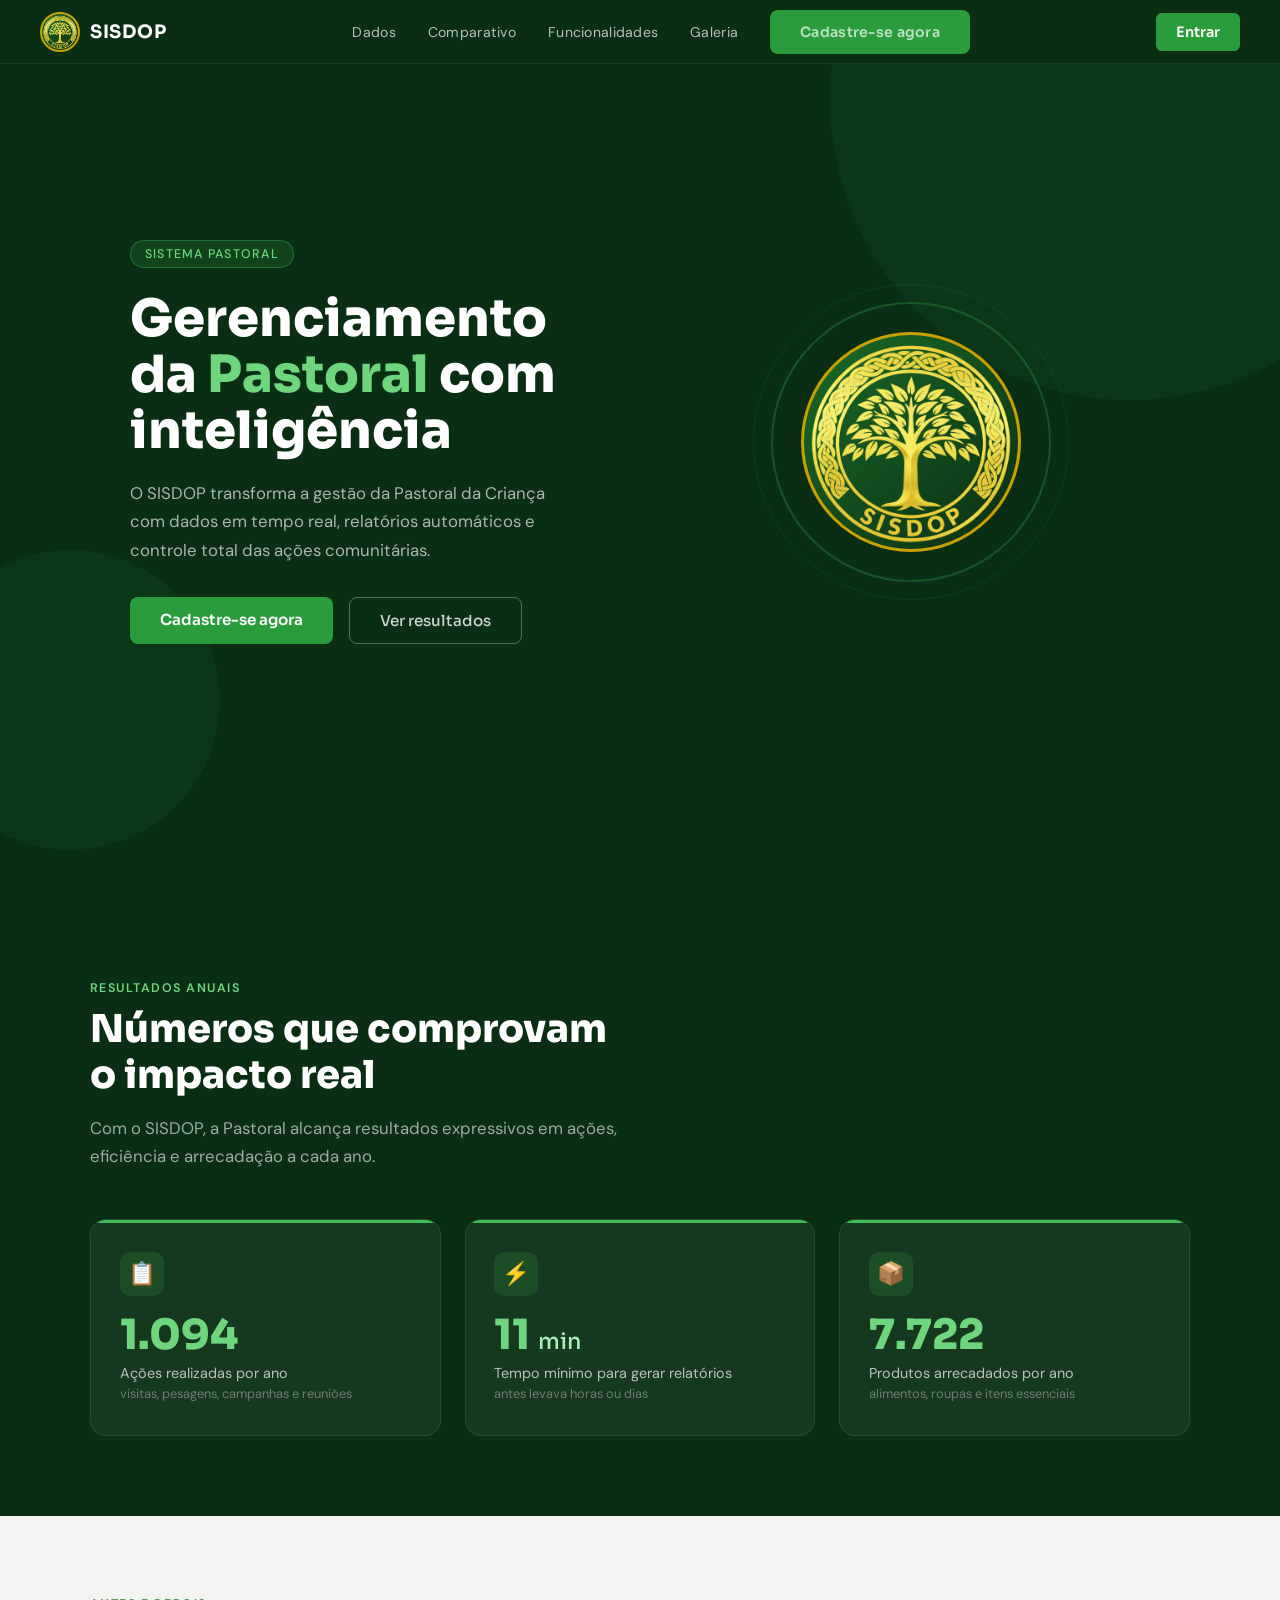
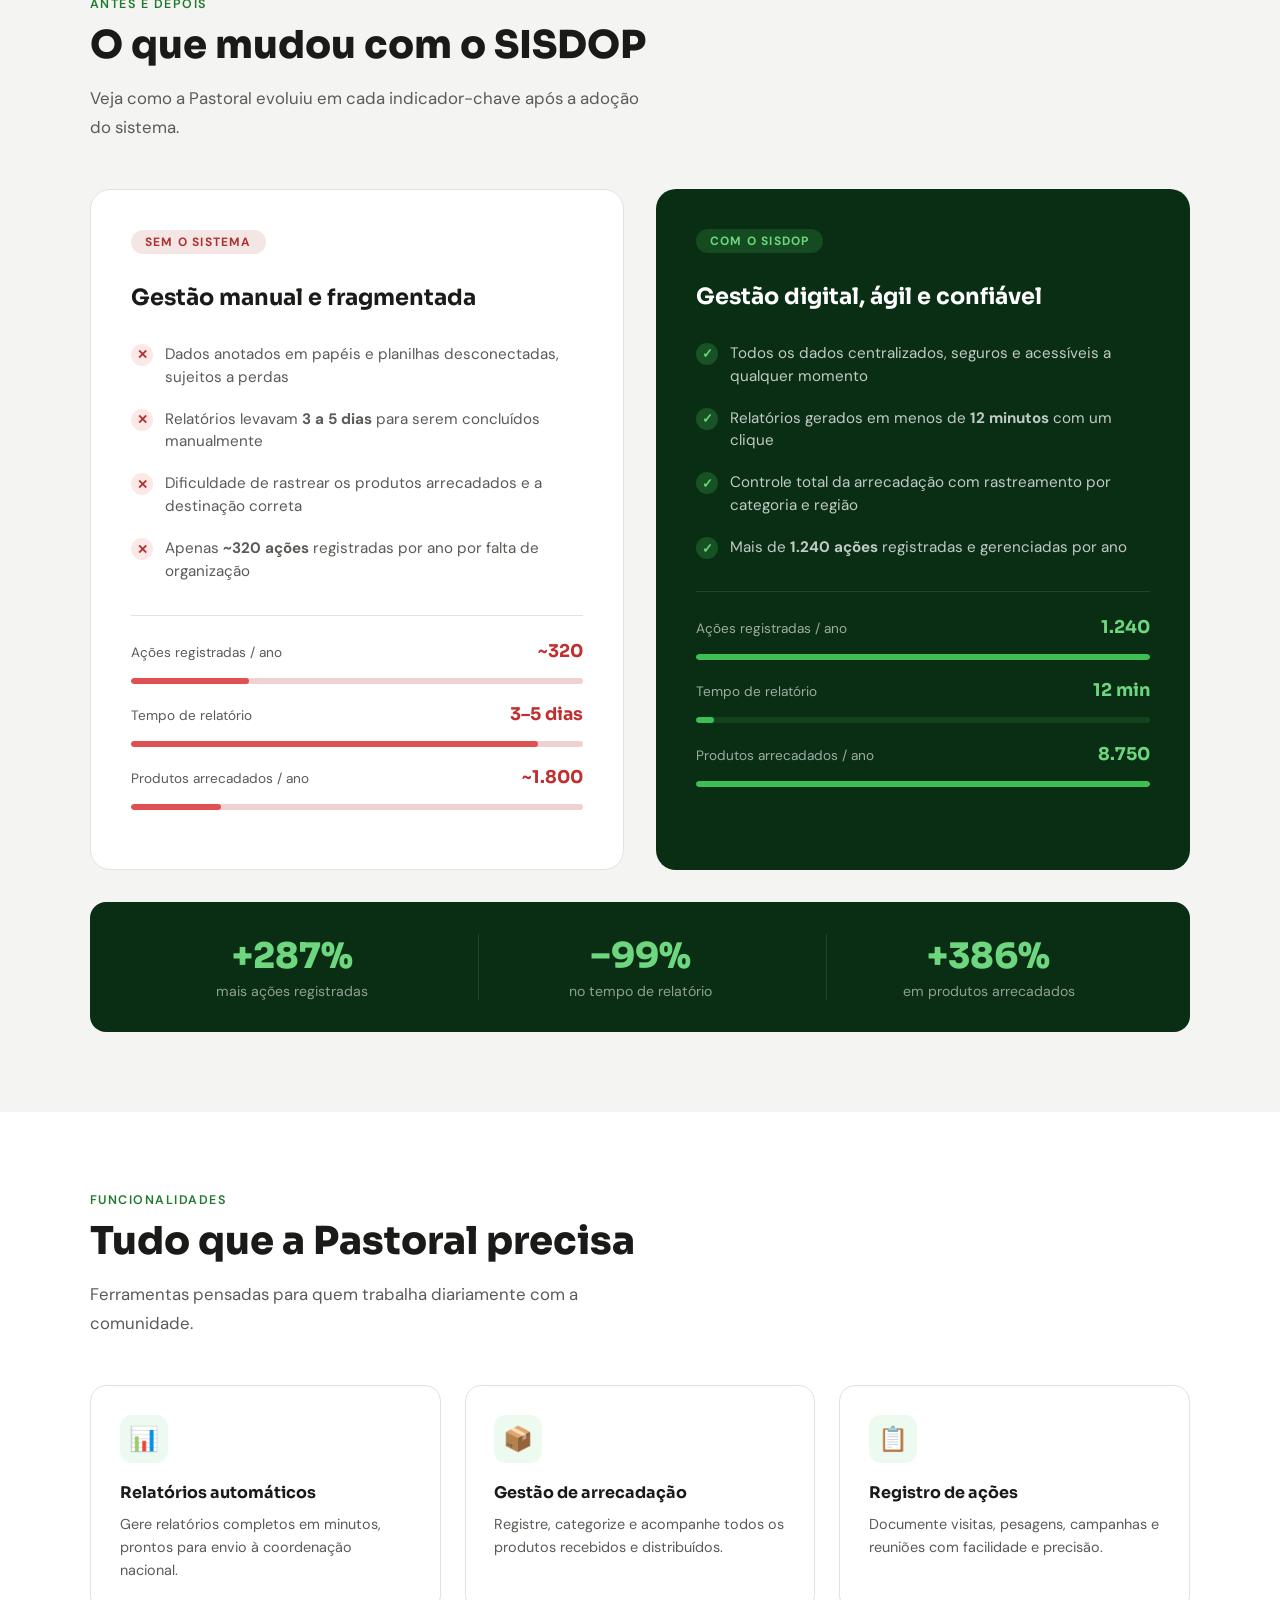
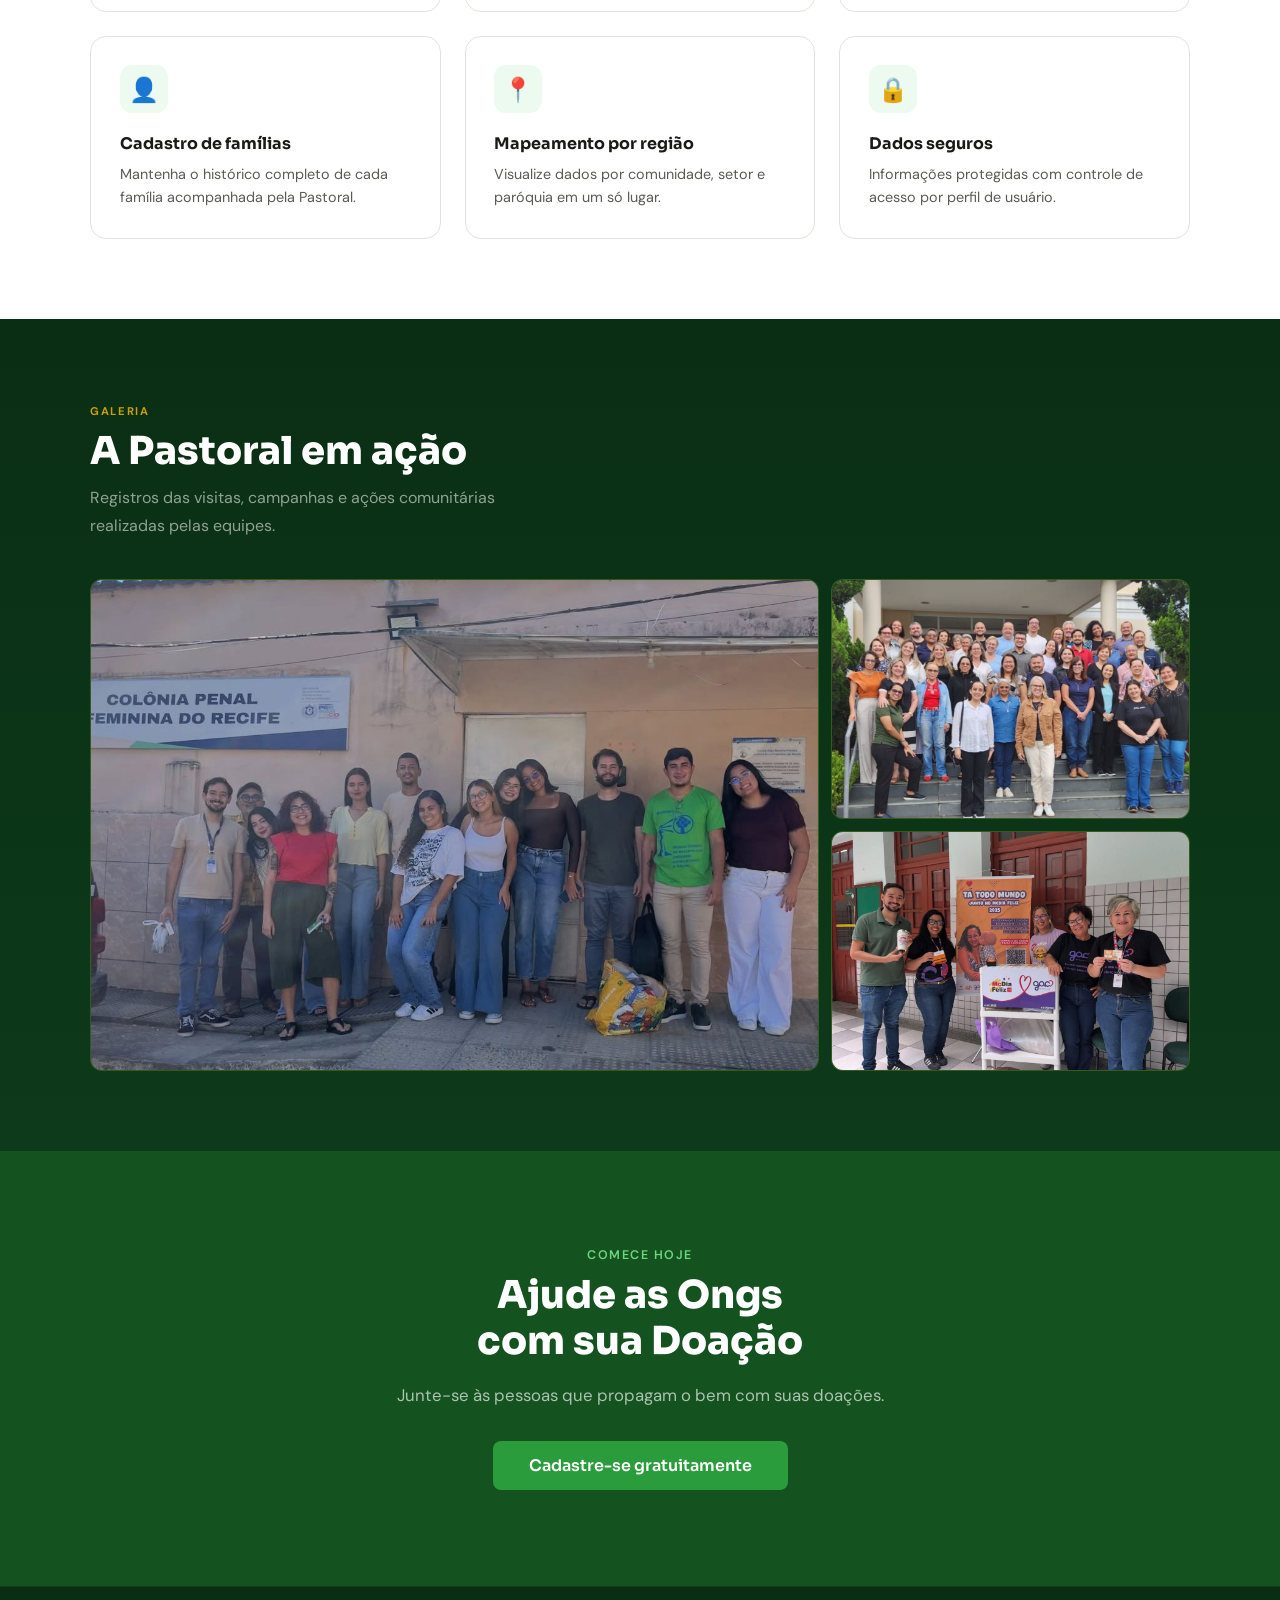
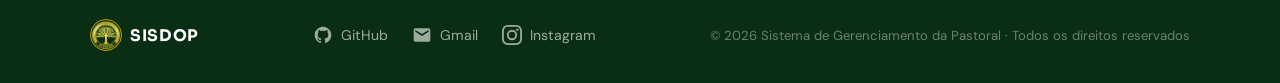
<file: index.html>
<!DOCTYPE html>
<html lang="pt-BR">
<head>
  <meta charset="UTF-8">
  <meta name="viewport" content="width=device-width, initial-scale=1.0">
  <title>SISDOP — Sistema de Gerenciamento da Pastoral</title>
  <link href="https://fonts.googleapis.com/css2?family=Sora:wght@300;400;600;700;800&family=DM+Sans:ital,wght@0,300;0,400;0,500;1,400&display=swap" rel="stylesheet">
  <link rel="icon" href="./SISDOP-COMPLETO/public/assets/Logo Dourada.png">
  <link rel="stylesheet" href="./landing-page/style.css">
</head>
<body>

  <!-- ─── NAV ─── -->
  <nav>
    <div class="nav-brand">
      <div style="
        width:40px;
        height:40px;
        border-radius:50%;
        background:linear-gradient(135deg,#1a6b28,#0a2e14);
        border:2px solid #c8a000;
        overflow:hidden;
        flex-shrink:0;
      ">
        <img
          src="./SISDOP-COMPLETO/public/assets/Logo Dourada.png"
          alt="Logo SISDOP"
          style="width:100%;height:100%;object-fit:cover;display:block;border-radius:50%;"
        >
      </div>
      <span>SISDOP</span>
    </div>
    <div class="nav-links">
      <a href="#dados">Dados</a>
      <a href="#comparativo">Comparativo</a>
      <a href="#funcionalidades">Funcionalidades</a>
      <a href="#galeria">Galeria</a>
      <a href="./SISDOP-COMPLETO/Sections/seleção.html" class="btn-primary">Cadastre-se agora</a>
    </div>
    <a href="./SISDOP-COMPLETO/index.html" id="btn-entrar">Entrar</a>
  </nav>

  <!-- ─── HERO ─── -->
  <section class="hero">
    <div class="hero-bg-circle c1"></div>
    <div class="hero-bg-circle c2"></div>
    <div class="hero-inner">
      <div>
        <div class="hero-tag">Sistema Pastoral</div>
        <h1>Gerenciamento da <em>Pastoral</em> com inteligência</h1>
        <p>O SISDOP transforma a gestão da Pastoral da Criança com dados em tempo real, relatórios automáticos e controle total das ações comunitárias.</p>
        <div class="hero-cta">
          <a href="./SISDOP-COMPLETO/Sections/seleção.html" class="btn-primary">Cadastre-se agora</a>
          <a href="#dados" class="btn-outline">Ver resultados</a>
        </div>
      </div>

      <div class="hero-logo-wrap">
        <div class="hero-logo-ring">
          <div class="hero-logo-placeholder">
            <img src="./SISDOP-COMPLETO/public/assets/Logo Dourada.png" alt="Logo SISDOP">
          </div>
        </div>
      </div>
    </div>
  </section>

  <!-- ─── STATS ─── -->
  <section class="stats-section" id="dados">
    <div class="section-inner">
      <div class="section-label">Resultados anuais</div>
      <h2 class="section-title">Números que comprovam <br>o impacto real</h2>
      <p class="section-sub">Com o SISDOP, a Pastoral alcança resultados expressivos em ações, eficiência e arrecadação a cada ano.</p>
      <div class="stats-grid">

        <div class="stat-card fade-in">
          <div class="stat-icon">📋</div>
          <div class="stat-value">
            <span class="count-up" data-target="1240">0</span>
          </div>
          <div class="stat-label">
            Ações realizadas por ano<br>
            <span class="stat-sub">visitas, pesagens, campanhas e reuniões</span>
          </div>
        </div>

        <div class="stat-card fade-in">
          <div class="stat-icon">⚡</div>
          <div class="stat-value">
            <span class="count-up" data-target="12">0</span>
            <span style="font-size:1.4rem;font-weight:500;color:var(--green-200);">min</span>
          </div>
          <div class="stat-label">
            Tempo mínimo para gerar relatórios<br>
            <span class="stat-sub">antes levava horas ou dias</span>
          </div>
        </div>

        <div class="stat-card fade-in">
          <div class="stat-icon">📦</div>
          <div class="stat-value">
            <span class="count-up" data-target="8750">0</span>
          </div>
          <div class="stat-label">
            Produtos arrecadados por ano<br>
            <span class="stat-sub">alimentos, roupas e itens essenciais</span>
          </div>
        </div>

      </div>
    </div>
  </section>

  <!-- ─── BEFORE / AFTER ─── -->
  <section class="comparison-section" id="comparativo">
    <div class="section-inner">
      <div class="section-label">Antes e depois</div>
      <h2 class="section-title">O que mudou com o SISDOP</h2>
      <p class="section-sub">Veja como a Pastoral evoluiu em cada indicador-chave após a adoção do sistema.</p>

      <div class="comparison-grid">

        <div class="comparison-card before fade-in">
          <div class="comp-badge">Sem o sistema</div>
          <div class="comp-title">Gestão manual e fragmentada</div>

          <div class="comp-item">
            <div class="comp-dot">✕</div>
            <div class="comp-text">Dados anotados em papéis e planilhas desconectadas, sujeitos a perdas</div>
          </div>
          <div class="comp-item">
            <div class="comp-dot">✕</div>
            <div class="comp-text">Relatórios levavam <strong>3 a 5 dias</strong> para serem concluídos manualmente</div>
          </div>
          <div class="comp-item">
            <div class="comp-dot">✕</div>
            <div class="comp-text">Dificuldade de rastrear os produtos arrecadados e a destinação correta</div>
          </div>
          <div class="comp-item">
            <div class="comp-dot">✕</div>
            <div class="comp-text">Apenas <strong>~320 ações</strong> registradas por ano por falta de organização</div>
          </div>

          <div class="comp-metric">
            <div class="metric-row">
              <span class="metric-name">Ações registradas / ano</span>
              <span class="metric-val">~320</span>
            </div>
            <div class="metric-bar-wrap"><div class="metric-bar" style="width:26%"></div></div>

            <div class="metric-row">
              <span class="metric-name">Tempo de relatório</span>
              <span class="metric-val">3–5 dias</span>
            </div>
            <div class="metric-bar-wrap"><div class="metric-bar" style="width:90%"></div></div>

            <div class="metric-row">
              <span class="metric-name">Produtos arrecadados / ano</span>
              <span class="metric-val">~1.800</span>
            </div>
            <div class="metric-bar-wrap"><div class="metric-bar" style="width:20%"></div></div>
          </div>
        </div>

        <div class="comparison-card after fade-in">
          <div class="comp-badge">Com o SISDOP</div>
          <div class="comp-title">Gestão digital, ágil e confiável</div>

          <div class="comp-item">
            <div class="comp-dot">✓</div>
            <div class="comp-text">Todos os dados centralizados, seguros e acessíveis a qualquer momento</div>
          </div>
          <div class="comp-item">
            <div class="comp-dot">✓</div>
            <div class="comp-text">Relatórios gerados em menos de <strong>12 minutos</strong> com um clique</div>
          </div>
          <div class="comp-item">
            <div class="comp-dot">✓</div>
            <div class="comp-text">Controle total da arrecadação com rastreamento por categoria e região</div>
          </div>
          <div class="comp-item">
            <div class="comp-dot">✓</div>
            <div class="comp-text">Mais de <strong>1.240 ações</strong> registradas e gerenciadas por ano</div>
          </div>

          <div class="comp-metric">
            <div class="metric-row">
              <span class="metric-name">Ações registradas / ano</span>
              <span class="metric-val">1.240</span>
            </div>
            <div class="metric-bar-wrap"><div class="metric-bar" style="width:100%"></div></div>

            <div class="metric-row">
              <span class="metric-name">Tempo de relatório</span>
              <span class="metric-val">12 min</span>
            </div>
            <div class="metric-bar-wrap"><div class="metric-bar" style="width:4%"></div></div>

            <div class="metric-row">
              <span class="metric-name">Produtos arrecadados / ano</span>
              <span class="metric-val">8.750</span>
            </div>
            <div class="metric-bar-wrap"><div class="metric-bar" style="width:100%"></div></div>
          </div>
        </div>

      </div>

      <div class="summary-banner">
        <div class="summary-item">
          <div class="summary-pct">+287%</div>
          <div class="summary-desc">mais ações registradas</div>
        </div>
        <div class="summary-item">
          <div class="summary-pct">−99%</div>
          <div class="summary-desc">no tempo de relatório</div>
        </div>
        <div class="summary-item">
          <div class="summary-pct">+386%</div>
          <div class="summary-desc">em produtos arrecadados</div>
        </div>
      </div>

    </div>
  </section>

  <!-- ─── FUNCIONALIDADES ─── -->
  <section id="funcionalidades">
    <div class="section-inner">
      <div class="section-label">Funcionalidades</div>
      <h2 class="section-title">Tudo que a Pastoral precisa</h2>
      <p class="section-sub">Ferramentas pensadas para quem trabalha diariamente com a comunidade.</p>
      <div class="features-grid">

        <div class="feature-card fade-in">
          <div class="feature-icon">📊</div>
          <div class="feature-title">Relatórios automáticos</div>
          <div class="feature-desc">Gere relatórios completos em minutos, prontos para envio à coordenação nacional.</div>
        </div>

        <div class="feature-card fade-in">
          <div class="feature-icon">📦</div>
          <div class="feature-title">Gestão de arrecadação</div>
          <div class="feature-desc">Registre, categorize e acompanhe todos os produtos recebidos e distribuídos.</div>
        </div>

        <div class="feature-card fade-in">
          <div class="feature-icon">📋</div>
          <div class="feature-title">Registro de ações</div>
          <div class="feature-desc">Documente visitas, pesagens, campanhas e reuniões com facilidade e precisão.</div>
        </div>

        <div class="feature-card fade-in">
          <div class="feature-icon">👤</div>
          <div class="feature-title">Cadastro de famílias</div>
          <div class="feature-desc">Mantenha o histórico completo de cada família acompanhada pela Pastoral.</div>
        </div>

        <div class="feature-card fade-in">
          <div class="feature-icon">📍</div>
          <div class="feature-title">Mapeamento por região</div>
          <div class="feature-desc">Visualize dados por comunidade, setor e paróquia em um só lugar.</div>
        </div>

        <div class="feature-card fade-in">
          <div class="feature-icon">🔒</div>
          <div class="feature-title">Dados seguros</div>
          <div class="feature-desc">Informações protegidas com controle de acesso por perfil de usuário.</div>
        </div>

      </div>
    </div>
  </section>

  <!-- ─── GALERIA ─── -->
  <section id="galeria">
    <div class="section-inner">
      <div class="section-label">Galeria</div>
      <h2 class="section-title">A Pastoral em ação</h2>
      <p class="section-sub">Registros das visitas, campanhas e ações comunitárias realizadas pelas equipes.</p>

      <div class="gallery-grid">

        <div class="gallery-item featured">
          <img src="./SISDOP-COMPLETO/public/assets/WhatsApp Image 2026-05-26 at 16.03.43.jpeg" alt="Campanha de pesagem" loading="lazy">
          <div class="gallery-zoom">⤢</div>
          <div class="gallery-caption">Arte no Presídio — comunidade Unifafire, 2026</div>
        </div>

        <div class="gallery-item">
          <img src="./SISDOP-COMPLETO/public/assets/image.png" alt="Reunião de líderes" loading="lazy">
          <div class="gallery-zoom">⤢</div>
          <div class="gallery-caption">Encontro de Formadores da Província</div>
        </div>

        <div class="gallery-item">
          <img src="./SISDOP-COMPLETO/public/assets/WhatsApp Image 2026-05-27 at 13.59.26.jpeg" alt="Distribuição de alimentos" loading="lazy">
          <div class="gallery-zoom">⤢</div>
          <div class="gallery-caption">Ação GAC-PE</div>
        </div>

      </div>
    </div>
  </section>

  <!-- ─── CTA ─── -->
  <section class="cta-section" id="cadastro">
    <div class="section-inner">
      <span class="section-label">Comece hoje</span>
      <h2 class="section-title">Ajude as Ongs<br>com sua Doação</h2>
      <p>Junte-se às pessoas que propagam o bem com suas doações.</p>
      <a href="./SISDOP-COMPLETO/Sections/seleção.html" class="btn-primary btn-cta">Cadastre-se gratuitamente</a>
    </div>
  </section>

  <!-- ─── FOOTER ─── -->
  <footer>
    <div class="footer-inner">
      <div class="footer-brand">
        <img src="./SISDOP-COMPLETO/public/assets/Logo Dourada.png" alt="Logo SISDOP">
        SISDOP
      </div>

      <div class="footer-contact">
        <a href="" target="_blank" class="footer-link" aria-label="GitHub">
          <span class="footer-icon">
            <svg xmlns="http://www.w3.org/2000/svg" width="20" height="20" viewBox="0 0 24 24" fill="currentColor">
              <path d="M12 2C6.477 2 2 6.477 2 12c0 4.418 2.865 8.166 6.839 9.489.5.092.682-.217.682-.482 0-.237-.009-.868-.013-1.703-2.782.604-3.369-1.34-3.369-1.34-.454-1.156-1.11-1.463-1.11-1.463-.908-.62.069-.608.069-.608 1.003.07 1.531 1.03 1.531 1.03.892 1.529 2.341 1.087 2.91.832.092-.647.35-1.088.636-1.338-2.22-.253-4.555-1.11-4.555-4.943 0-1.091.39-1.984 1.029-2.683-.103-.253-.446-1.27.098-2.647 0 0 .84-.269 2.75 1.025A9.578 9.578 0 0 1 12 6.836a9.59 9.59 0 0 1 2.504.337c1.909-1.294 2.747-1.025 2.747-1.025.546 1.377.203 2.394.1 2.647.64.699 1.028 1.592 1.028 2.683 0 3.842-2.339 4.687-4.566 4.935.359.309.678.919.678 1.852 0 1.336-.012 2.415-.012 2.741 0 .267.18.579.688.481C19.138 20.163 22 16.418 22 12c0-5.523-4.477-10-10-10z"/>
            </svg>
          </span>
          GitHub
        </a>

        <a href="" class="footer-link" aria-label="Gmail">
          <span class="footer-icon">
            <svg xmlns="http://www.w3.org/2000/svg" width="20" height="20" viewBox="0 0 24 24" fill="currentColor">
              <path d="M20 4H4a2 2 0 0 0-2 2v12a2 2 0 0 0 2 2h16a2 2 0 0 0 2-2V6a2 2 0 0 0-2-2zm0 4.236-8 4.882-8-4.882V6l8 4.882L20 6v2.236z"/>
            </svg>
          </span>
          Gmail
        </a>

        <a href="https://www.instagram.com/pastoralunifafire?igsh=MXdwbXlwcW8yaGRn" target="_blank" class="footer-link" aria-label="Instagram">
          <span class="footer-icon">
            <svg xmlns="http://www.w3.org/2000/svg" width="20" height="20" viewBox="0 0 24 24" fill="currentColor">
              <path d="M12 2.163c3.204 0 3.584.012 4.85.07 1.366.062 2.633.336 3.608 1.311.975.975 1.249 2.242 1.311 3.608.058 1.266.07 1.646.07 4.85s-.012 3.584-.07 4.85c-.062 1.366-.336 2.633-1.311 3.608-.975.975-2.242 1.249-3.608 1.311-1.266.058-1.646.07-4.85.07s-3.584-.012-4.85-.07c-1.366-.062-2.633-.336-3.608-1.311-.975-.975-1.249-2.242-1.311-3.608C2.175 15.584 2.163 15.204 2.163 12s.012-3.584.07-4.85c.062-1.366.336-2.633 1.311-3.608.975-.975 2.242-1.249 3.608-1.311C8.416 2.175 8.796 2.163 12 2.163zm0-2.163C8.741 0 8.332.014 7.052.072 5.197.157 3.355.673 2.014 2.014.673 3.355.157 5.197.072 7.052.014 8.332 0 8.741 0 12c0 3.259.014 3.668.072 4.948.085 1.855.601 3.697 1.942 5.038 1.341 1.341 3.183 1.857 5.038 1.942C8.332 23.986 8.741 24 12 24c3.259 0 3.668-.014 4.948-.072 1.855-.085 3.697-.601 5.038-1.942 1.341-1.341 1.857-3.183 1.942-5.038.058-1.28.072-1.689.072-4.948 0-3.259-.014-3.668-.072-4.948-.085-1.855-.601-3.697-1.942-5.038C20.645.673 18.803.157 16.948.072 15.668.014 15.259 0 12 0zm0 5.838a6.162 6.162 0 1 0 0 12.324 6.162 6.162 0 0 0 0-12.324zm0 10.162a4 4 0 1 1 0-8 4 4 0 0 1 0 8zm6.406-11.845a1.44 1.44 0 1 0 0 2.881 1.44 1.44 0 0 0 0-2.881z"/>
            </svg>
          </span>
          Instagram
        </a>
      </div>

      <div class="footer-copy">© 2026 Sistema de Gerenciamento da Pastoral · Todos os direitos reservados</div>
    </div>
  </footer>

  <script src="./landing-page/main.js"></script>
</body>
</html>
</file>
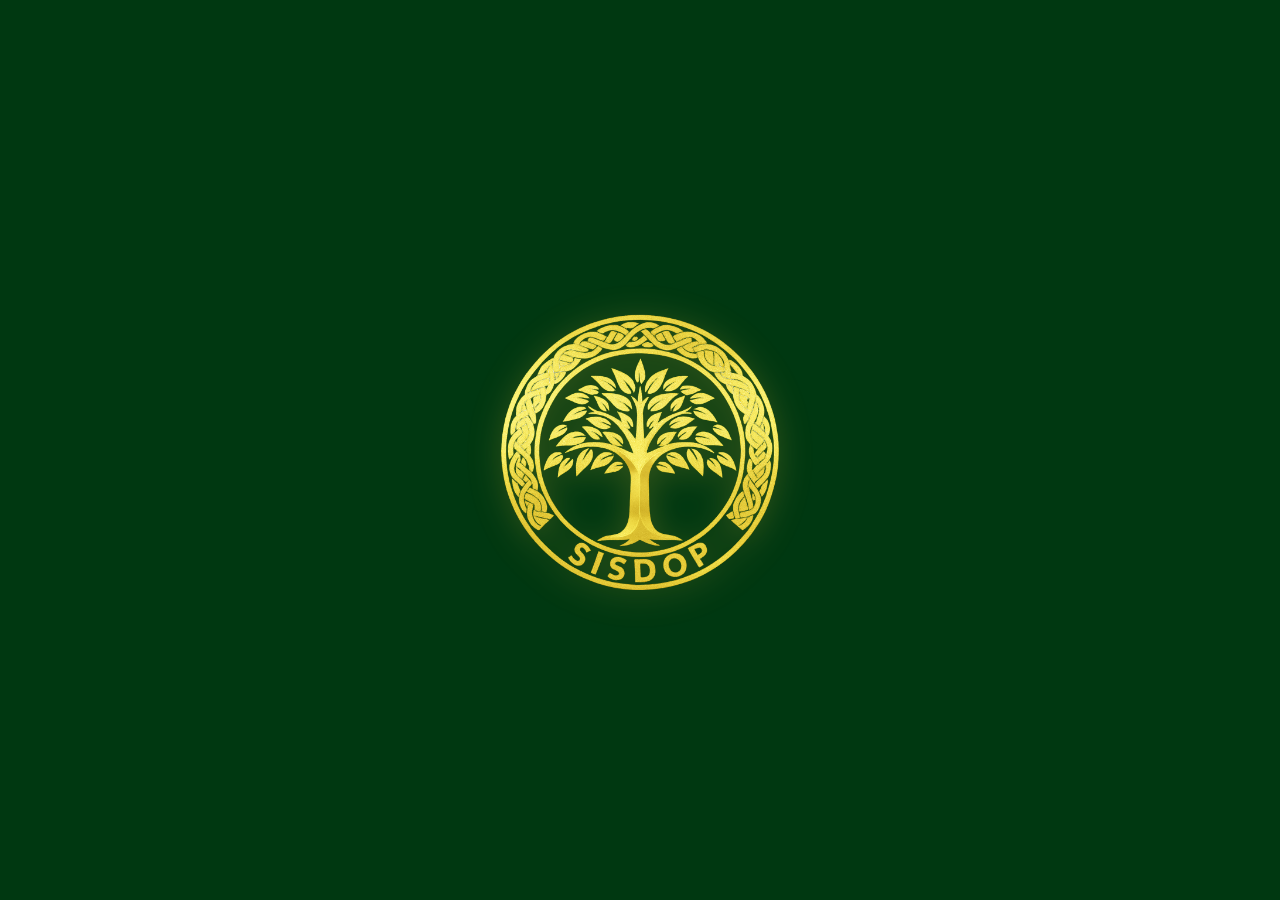
<file: SISDOP-COMPLETO/index.html>
<!DOCTYPE html>
<html lang="pt-BR">
<head>
  <meta charset="UTF-8">
  <meta name="viewport" content="width=device-width, initial-scale=1.0">
  <title>Sisdop</title>
  <link rel="icon" href="./public/assets/Logo Dourada.png">
  <link rel="stylesheet" href="./StyleSheets/main.css">
  <script src="https://accounts.google.com/gsi/client" async defer></script>
</head>

<body>

  <div class="splash" id="splash">
    <div class="circle"></div>
    <img src="./public/assets/Logo Dourada.png" alt="Logo SISDOP" class="logo">
  </div>

  <section id="login" class="active">
    <div class="logo-container">
      <img src="./public/assets/Logo Dourada.png" alt="Logo SISDOP">
    </div>

    <form class="login-container" id="loginBox">
      <div>
        <h1>Seja bem-vindo</h1>
        <p class="subtitle">Efetue seu login</p>
      </div>
      <img src="./public/assets/Logo Dourada.png" alt="Logo SISDOP" id="logoTitulo">

      <div class="input-field">
        <label for="usuario">Usuário:</label>
        <input type="text" id="usuario" name="usuario" placeholder="Digite seu usuário">
      </div>

      <div class="input-field">
        <label for="senha">Senha:</label>
        <input type="password" id="senha" name="senha" placeholder="Digite sua senha">
      </div>

      <!-- type="submit" para disparar o handleLogin corretamente -->
      <button type="submit" class="btn-login btn-primary">Entrar</button>

      <div class="divider">Ou</div>

      <div id="g_id_onload"
        data-client_id="419883131167-ffkeqm4hbc5a7rlhjb5e4afsqu1ekcdg.apps.googleusercontent.com"
        data-callback="handleCredentialResponse">
      </div>

      <div class="g_id_signin"
        data-type="standard"
        data-size="large"
        data-theme="outline"
        data-text="continue_with"
        data-shape="pill"
        data-logo_alignment="left">
      </div>

      <p class="register-link">Ainda não se cadastrou?
        <a href="Sections/seleção.html">Cadastre-se agora</a>
      </p>
    </form>
  </section>

  <script src="./Scripts/main.js"></script>
  <script defer type="module" src="./Scripts/supabase.js"></script>
</body>
</html>
</file>
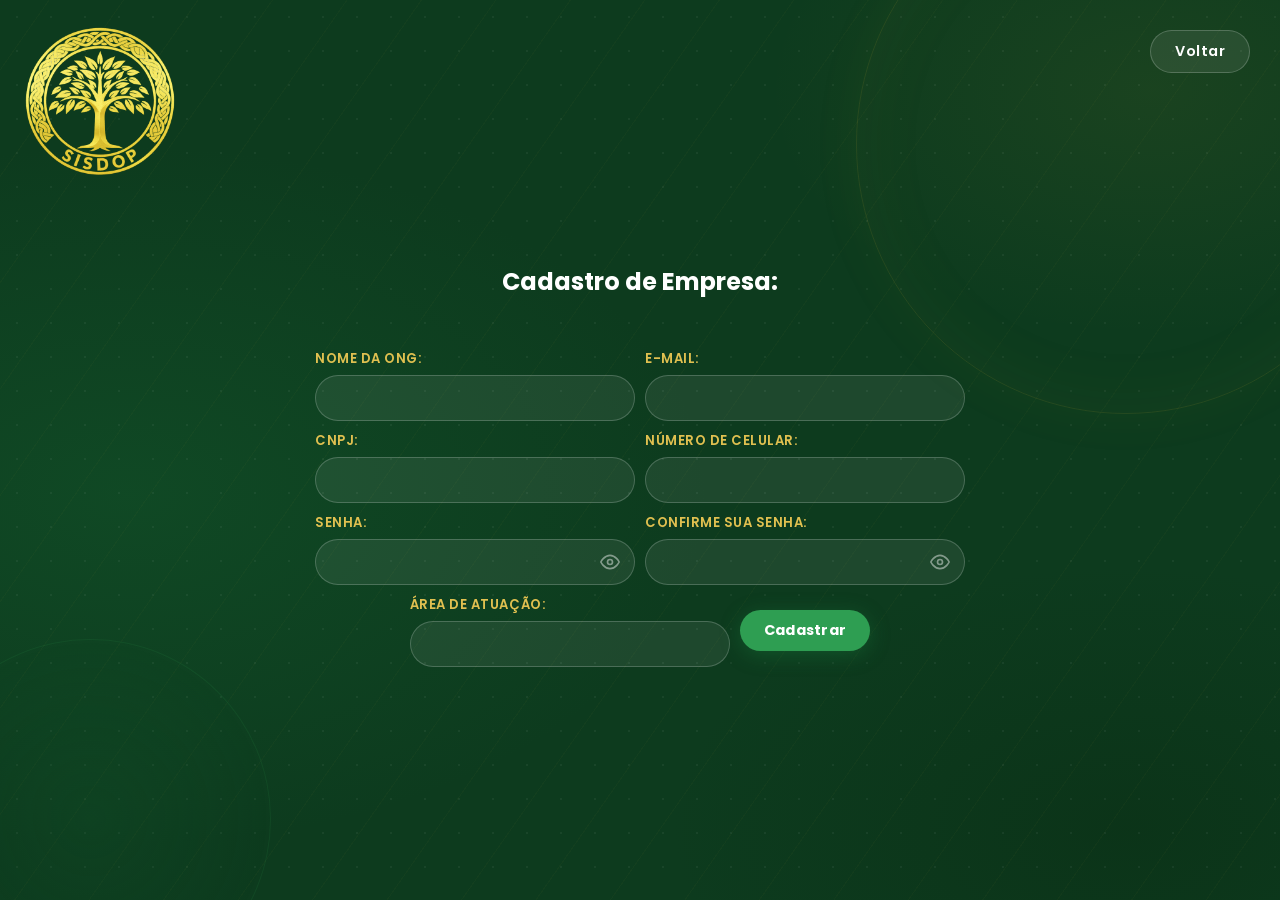
<file: SISDOP-COMPLETO/Sections/cadastro_empresas.html>
<!DOCTYPE html>
<html lang="en">
<head>
  <meta charset="UTF-8">
  <meta name="viewport" content="width=device-width, initial-scale=1.0">
  <title>SISDOP</title>
  <link rel="stylesheet" href="../StyleSheets/main.css">
  <script src="../Scripts/main.js" defer></script>
  <script src="../Scripts/supabase.js" type="module" defer></script>
</head>
<body>
  <!-- CADASTRO EMPRESA -->
  <section id="company">
    <img src="../public/assets/Logo Dourada.png" class="logo-main">
    <a href="seleção.html"><button class="btn-voltar btn-secondary">Voltar</button></a>

    <div class="cadastro-container">
      <div class="cadastro-imagem" style="background-image: url('https://via.placeholder.com/600x800/000000/FFFFFF?text=ONG');"></div>
      <div class="cadastro-form">
        <h2 class="titulo-cadastro">Cadastro de Empresa:</h2>
        <!-- onsubmit removido daqui — o listener é registrado via setEventListeners() no supabase.js -->
        <form id="formCadastroEmpresas">
          <div>
            <label for="company-nome">Nome da ONG:</label>
            <input type="text" id="company-nome" name="nome" required>
          </div>
          <div>
            <label for="company-email">E-mail:</label>
            <input type="email" id="company-email" name="email" required>
          </div>
          <div>
            <label for="company-cnpj">CNPJ:</label>
            <input type="text" id="company-cnpj" name="cnpj" required>
          </div>
          <div>
            <label for="company-celular">Número de celular:</label>
            <input type="tel" id="company-celular" name="tel" required>
          </div>
          <div class="password-field-group">
            <label>Senha:</label>
            <div class="password-wrapper">
              <input type="password" id="company-senha" name="senha" required>
              <span class="toggle-password" onclick="togglePasswordVisibility(this)">
                <svg class="eye-open" xmlns="http://www.w3.org/2000/svg" width="20" height="20" viewBox="0 0 24 24" fill="none" stroke="currentColor" stroke-width="2" stroke-linecap="round" stroke-linejoin="round"><path d="M1 12s4-8 11-8 11 8 11 8-4 8-11 8-11-8-11-8z"></path><circle cx="12" cy="12" r="3"></circle></svg>
                <svg class="eye-closed" xmlns="http://www.w3.org/2000/svg" width="20" height="20" viewBox="0 0 24 24" fill="none" stroke="currentColor" stroke-width="2" stroke-linecap="round" stroke-linejoin="round" style="display: none;"><path d="M17.94 17.94A10.07 10.07 0 0 1 12 20c-7 0-11-8-11-8a18.45 18.45 0 0 1 5.06-5.94M9.9 4.24A9.12 9.12 0 0 1 12 4c7 0 11 8 11 8a18.5 18.5 0 0 1-2.16 3.19m-6.72-1.07a3 3 0 1 1-4.24-4.24"></path><line x1="1" y1="1" x2="23" y2="23"></line></svg>
              </span>
            </div>
          </div>
          <div class="password-field-group">
            <label>Confirme sua senha:</label>
            <div class="password-wrapper">
              <input type="password" id="company-confirma-senha" required>
              <span class="toggle-password" onclick="togglePasswordVisibility(this)">
                <svg class="eye-open" xmlns="http://www.w3.org/2000/svg" width="20" height="20" viewBox="0 0 24 24" fill="none" stroke="currentColor" stroke-width="2" stroke-linecap="round" stroke-linejoin="round"><path d="M1 12s4-8 11-8 11 8 11 8-4 8-11 8-11-8-11-8z"></path><circle cx="12" cy="12" r="3"></circle></svg>
                <svg class="eye-closed" xmlns="http://www.w3.org/2000/svg" width="20" height="20" viewBox="0 0 24 24" fill="none" stroke="currentColor" stroke-width="2" stroke-linecap="round" stroke-linejoin="round" style="display: none;"><path d="M17.94 17.94A10.07 10.07 0 0 1 12 20c-7 0-11-8-11-8a18.45 18.45 0 0 1 5.06-5.94M9.9 4.24A9.12 9.12 0 0 1 12 4c7 0 11 8 11 8a18.5 18.5 0 0 1-2.16 3.19m-6.72-1.07a3 3 0 1 1-4.24-4.24"></path><line x1="1" y1="1" x2="23" y2="23"></line></svg>
              </span>
            </div>
          </div>
          <div>
            <label for="area">Área de atuação:</label>
            <input type="text" id="area" name="area" required>
          </div>
          <button class="btn-primary" type="submit">Cadastrar</button>
        </form>
      </div>
    </div>
  </section>
</body>
</html>
</file>
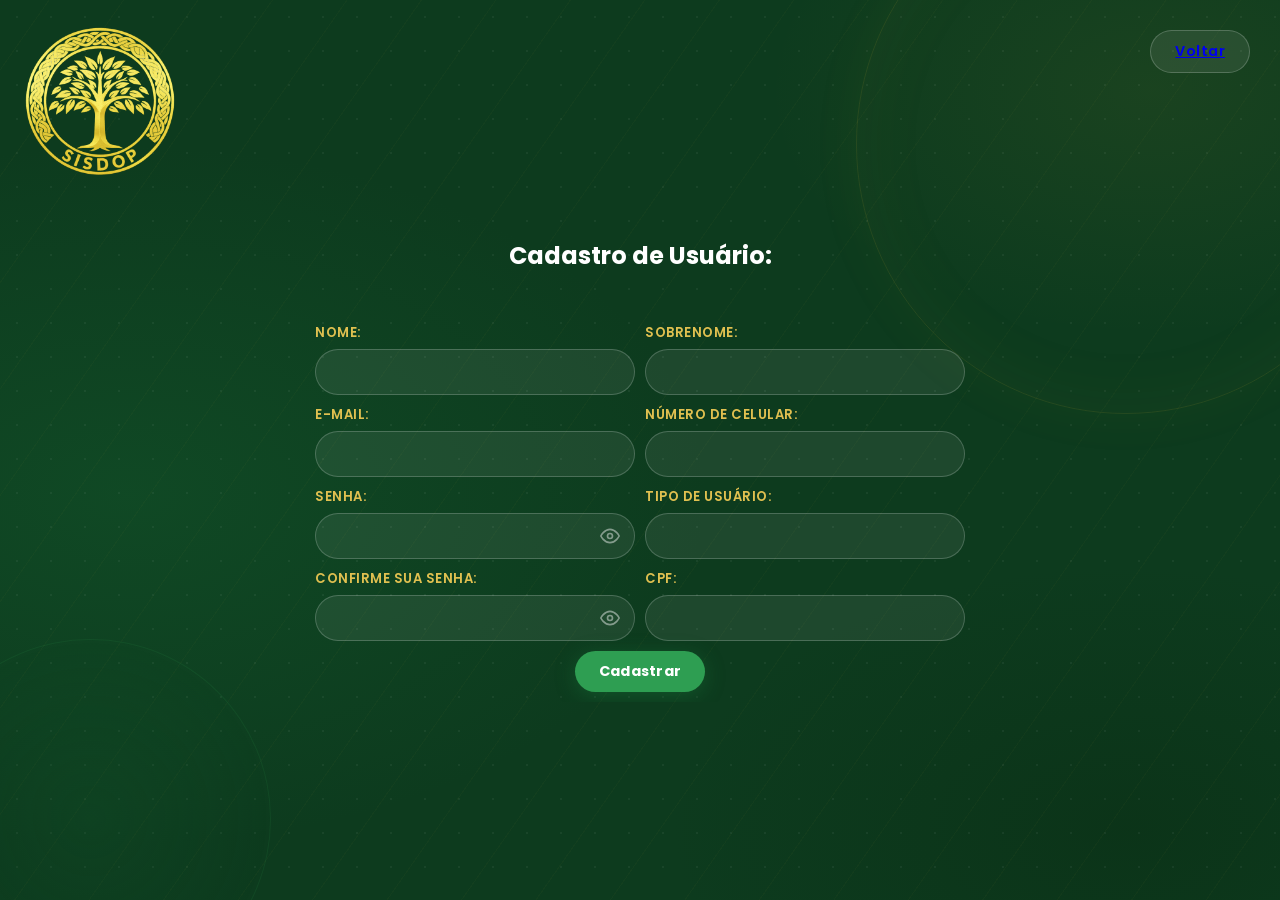
<file: SISDOP-COMPLETO/Sections/cadastro_usuario.html>
<!DOCTYPE html>
<html lang="en">
<head>
  <meta charset="UTF-8">
  <meta name="viewport" content="width=device-width, initial-scale=1.0">
  <title>SISDOP</title>
  <link rel="stylesheet" href="../StyleSheets/main.css">
  <script src="../Scripts/main.js" defer></script>
  <script src="../Scripts/supabase.js" type="module" defer></script>
</head>
<body>
  <!-- CADASTRO USUÁRIO -->
  <section id="user">
    <img src="../public/assets/Logo Dourada.png" class="logo-main">
    <button class="btn-voltar btn-secondary"><a href="seleção.html">Voltar</a></button>
    <div class="cadastro-container">
      <div class="cadastro-imagem" style="background-image: url('https://via.placeholder.com/600x800/000000/FFFFFF?text=Voluntariado');"></div>
      <div class="cadastro-form">
        <h2 class="titulo-cadastro">Cadastro de Usuário:</h2>
        <!-- onsubmit removido daqui — o listener é registrado via setEventListeners() no supabase.js -->
        <form id="formCadastroUsuarios">
          <div>
            <label for="user-nome">Nome:</label>
            <input type="text" id="user-nome" name="nome" required>
          </div>
          <div>
            <label for="user-sobrenome">Sobrenome:</label>
            <input type="text" id="user-sobrenome" name="sobrenome" required>
          </div>
          <div>
            <label for="user-email">E-mail:</label>
            <input type="email" id="user-email" name="email" required>
          </div>
          <div>
            <label for="user-celular">Número de celular:</label>
            <input type="tel" id="user-celular" name="celular" required>
          </div>
          <div class="password-field-group">
            <label>Senha:</label>
            <div class="password-wrapper">
              <input type="password" id="user-senha" name="senha" required>
              <span class="toggle-password" onclick="togglePasswordVisibility(this)">
                <svg class="eye-open" xmlns="http://www.w3.org/2000/svg" width="20" height="20" viewBox="0 0 24 24" fill="none" stroke="currentColor" stroke-width="2" stroke-linecap="round" stroke-linejoin="round"><path d="M1 12s4-8 11-8 11 8 11 8-4 8-11 8-11-8-11-8z"></path><circle cx="12" cy="12" r="3"></circle></svg>
                <svg class="eye-closed" xmlns="http://www.w3.org/2000/svg" width="20" height="20" viewBox="0 0 24 24" fill="none" stroke="currentColor" stroke-width="2" stroke-linecap="round" stroke-linejoin="round" style="display: none;"><path d="M17.94 17.94A10.07 10.07 0 0 1 12 20c-7 0-11-8-11-8a18.45 18.45 0 0 1 5.06-5.94M9.9 4.24A9.12 9.12 0 0 1 12 4c7 0 11 8 11 8a18.5 18.5 0 0 1-2.16 3.19m-6.72-1.07a3 3 0 1 1-4.24-4.24"></path><line x1="1" y1="1" x2="23" y2="23"></line></svg>
              </span>
            </div>
          </div>
          <div>
            <label for="user-tipo">Tipo de Usuário:</label>
            <input type="text" id="user-tipo" name="tipo" required>
          </div>
          <div class="password-field-group">
            <label>Confirme sua senha:</label>
            <div class="password-wrapper">
              <input type="password" id="user-confirma-senha" name="confirmar_senha" required>
              <span class="toggle-password" onclick="togglePasswordVisibility(this)">
                <svg class="eye-open" xmlns="http://www.w3.org/2000/svg" width="20" height="20" viewBox="0 0 24 24" fill="none" stroke="currentColor" stroke-width="2" stroke-linecap="round" stroke-linejoin="round"><path d="M1 12s4-8 11-8 11 8 11 8-4 8-11 8-11-8-11-8z"></path><circle cx="12" cy="12" r="3"></circle></svg>
                <svg class="eye-closed" xmlns="http://www.w3.org/2000/svg" width="20" height="20" viewBox="0 0 24 24" fill="none" stroke="currentColor" stroke-width="2" stroke-linecap="round" stroke-linejoin="round" style="display: none;"><path d="M17.94 17.94A10.07 10.07 0 0 1 12 20c-7 0-11-8-11-8a18.45 18.45 0 0 1 5.06-5.94M9.9 4.24A9.12 9.12 0 0 1 12 4c7 0 11 8 11 8a18.5 18.5 0 0 1-2.16 3.19m-6.72-1.07a3 3 0 1 1-4.24-4.24"></path><line x1="1" y1="1" x2="23" y2="23"></line></svg>
              </span>
            </div>
          </div>
          <div>
            <label for="user-cpf">CPF:</label>
            <input type="text" id="user-cpf" name="cpf" required>
          </div>
          <button type="submit" class="btn-primary">Cadastrar</button>
        </form>
      </div>
    </div>
  </section>
</body>
</html>
</file>
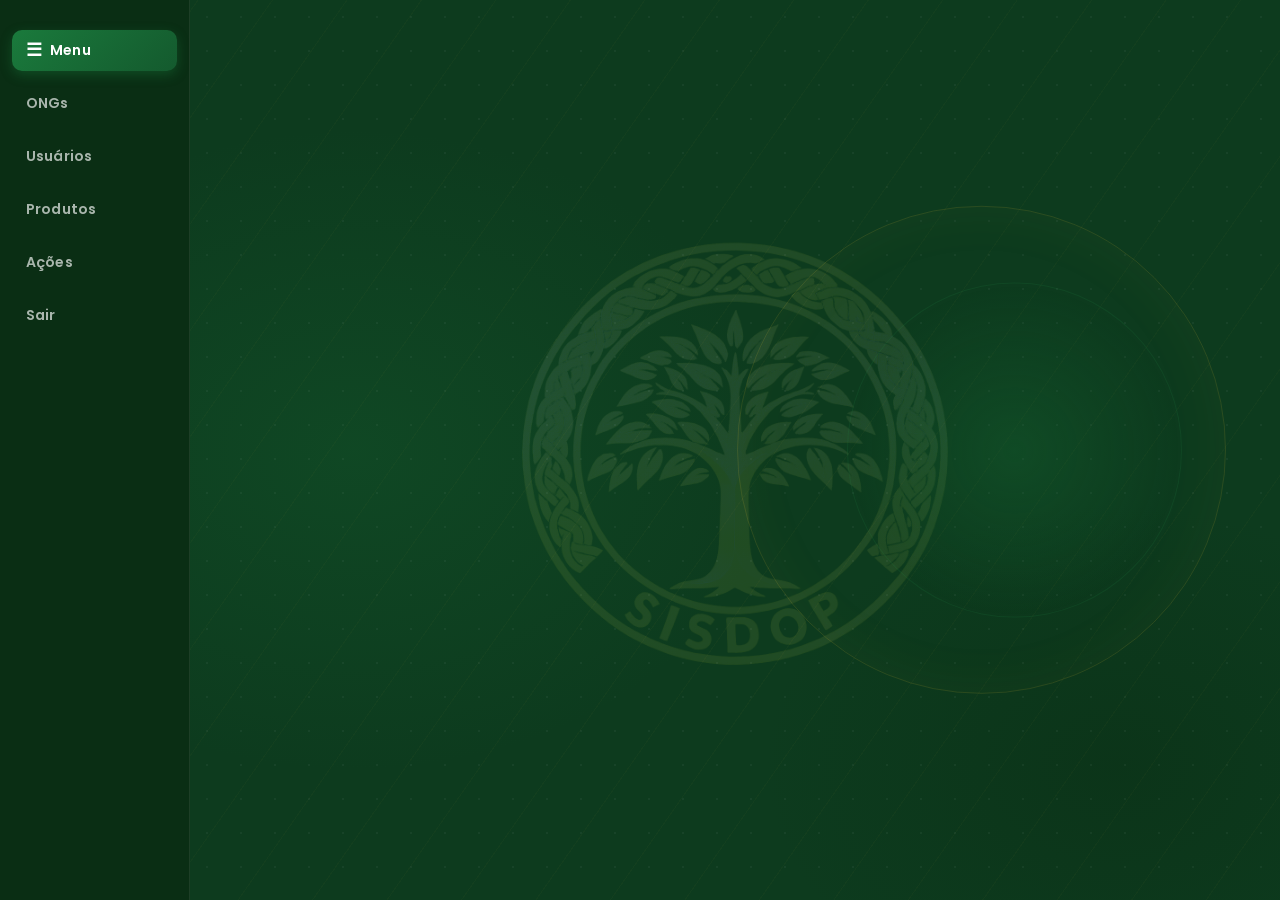
<file: SISDOP-COMPLETO/Sections/menu.html>
<!DOCTYPE html>
<html lang="en">
<head>
  <meta charset="UTF-8">
  <meta name="viewport" content="width=device-width, initial-scale=1.0">
  <title>Document</title>
  <link rel="stylesheet" href="../StyleSheets/main.css">
  <script src="../Scripts/main.js" defer></script>
  <script type="module" src="../Scripts/supabase.js" defer></script>
</head>
<body>
  <section class="active" id="menu">
    <div class="menu-container">
      <nav class="sidebar" id="sidebar">
        <a onclick="toggleSidebar()" class="active" id="btn-menu" title="Menu">
          <span class="hamburger">&#9776;</span><span class="sidebar-label"> Menu</span>
        </a>
        <a onclick="showMenuContent('ongs')" title="ONGs">
          <span class="sidebar-icon">🤝</span><span class="sidebar-label">ONGs</span>
        </a>
        <a onclick="showMenuContent('usuarios')" title="Usuários">
          <span class="sidebar-icon">👤</span><span class="sidebar-label">Usuários</span>
        </a>
        <a onclick="showMenuContent('produtos')" title="Produtos">
          <span class="sidebar-icon">📦</span><span class="sidebar-label">Produtos</span>
        </a>
        <a onclick="showMenuContent('acoes')" title="Ações">
          <span class="sidebar-icon">⚡</span><span class="sidebar-label">Ações</span>
        </a>
        <a href="../index.html" title="Sair">
          <span class="sidebar-icon">🚪</span><span class="sidebar-label">Sair</span>
        </a>
      </nav>

      <main class="main">
        <img src="../public/assets/Logo Dourada.png" class="main-bg-logo">

        <!-- Home -->
        <div id="menu-home" class="menu-content active"></div>

        <!-- ONGs -->
        <div id="ongs" class="menu-content">
          <h2>Gerenciar ONGs</h2>
          <div class="ongs-controls">
            <button class="btn-primary" onclick="showAddOngForm()">Adicionar Nova ONG</button>
          </div>
          <div id="add-edit-ong-form" class="form-modal" style="display: none;">
            <h3><span id="ong-form-title">Adicionar</span> ONG</h3>
            <form onsubmit="event.preventDefault(); saveOng();">
              <div><label for="ong-nome">Nome da ONG:</label><input type="text" id="ong-nome" required></div>
              <div><label for="ong-email">E-mail:</label><input type="email" id="ong-email" required></div>
              <div><label for="ong-cnpj">CNPJ:</label><input type="text" id="ong-cnpj" required></div>
              <div><label for="ong-telefone">Telefone:</label><input type="tel" id="ong-telefone"></div>
              <div><label for="ong-area">Área de Atuação:</label><input type="text" id="ong-area"></div>
              <button type="submit" class="btn-primary">Salvar ONG</button>
              <button type="button" class="btn-secondary" onclick="hideOngForm()">Cancelar</button>
            </form>
          </div>
          <div class="dashboard" id="divCardsOngs"></div>
        </div>

        <!-- Usuários -->
        <div id="usuarios" class="menu-content">
          <h2>Gerenciar Usuários</h2>
          <div class="usuarios-controls">
            <button class="btn-primary" onclick="showAddUserForm()">Adicionar Novo Usuário</button>
          </div>
          <div id="add-edit-usuario-form" class="form-modal" style="display: none;">
            <h3><span id="user-form-title">Adicionar</span> Usuário</h3>
            <form onsubmit="event.preventDefault(); saveUser();">
              <div><label for="user-form-nome">Nome:</label><input type="text" id="user-form-nome" required></div>
              <div><label for="user-form-email">E-mail:</label><input type="email" id="user-form-email" required></div>
              <div><label for="user-form-tipo">Tipo:</label><input type="text" id="user-form-tipo" required></div>
              <div><label for="user-form-cpf">CPF:</label><input type="text" id="user-form-cpf"></div>
              <button type="submit" class="btn-primary">Salvar Usuário</button>
              <button type="button" class="btn-secondary" onclick="hideUserForm()">Cancelar</button>
            </form>
          </div>
          <div class="dashboard" id="divCardsUsers"></div>
        </div>

        <!-- Produtos -->
        <div id="produtos" class="menu-content">
          <h2>Gerenciar Produtos</h2>
          <div class="produtos-form-inline">
            <h3><span id="produto-form-title">Cadastrar</span> Produto</h3>
            <form onsubmit="event.preventDefault(); saveProduto();">
              <div>
                <label for="produto-nome">Nome do Produto:</label>
                <input type="text" id="produto-nome" placeholder="Ex: Arroz 5kg" required>
              </div>
              <div>
                <label for="produto-quantidade">Quantidade:</label>
                <input type="number" id="produto-quantidade" min="1" placeholder="Ex: 10" required>
              </div>
              <div>
                <label for="produto-validade">Data de Validade:</label>
                <input type="date" id="produto-validade" required>
              </div>
              <button type="submit" class="btn-primary">Salvar Produto</button>
              <button type="button" class="btn-secondary" onclick="limparProdutoForm()">Limpar</button>
            </form>
          </div>
          <div class="dashboard" id="divCardsProdutos"></div>
        </div>

        <!-- Ações -->
        <div id="acoes" class="menu-content">
          <h2>Gerenciar Ações</h2>

          <div class="produtos-form-inline">
            <h3><span id="acao-form-title">Cadastrar</span> Ação</h3>
            <form onsubmit="event.preventDefault(); saveAcao();">
              <div>
                <label for="acao-data">Data Realizada:</label>
                <input type="date" id="acao-data" required>
              </div>
              <div>
                <label for="acao-local">Local:</label>
                <input type="text" id="acao-local" placeholder="Ex: Rua das Flores, 123" required>
              </div>
              <div>
                <label for="acao-total-produtos">Total de Produtos Entregues:</label>
                <input type="number" id="acao-total-produtos" min="1" placeholder="Ex: 50" required>
              </div>
              <button type="submit" class="btn-primary">Salvar Ação</button>
              <button type="button" class="btn-secondary" onclick="limparAcaoForm()">Limpar</button>
            </form>
          </div>

          <div class="dashboard" id="divCardsAcoes"></div>
        </div>

      </main>
    </div>
  </section>
</body>
</html>
</file>
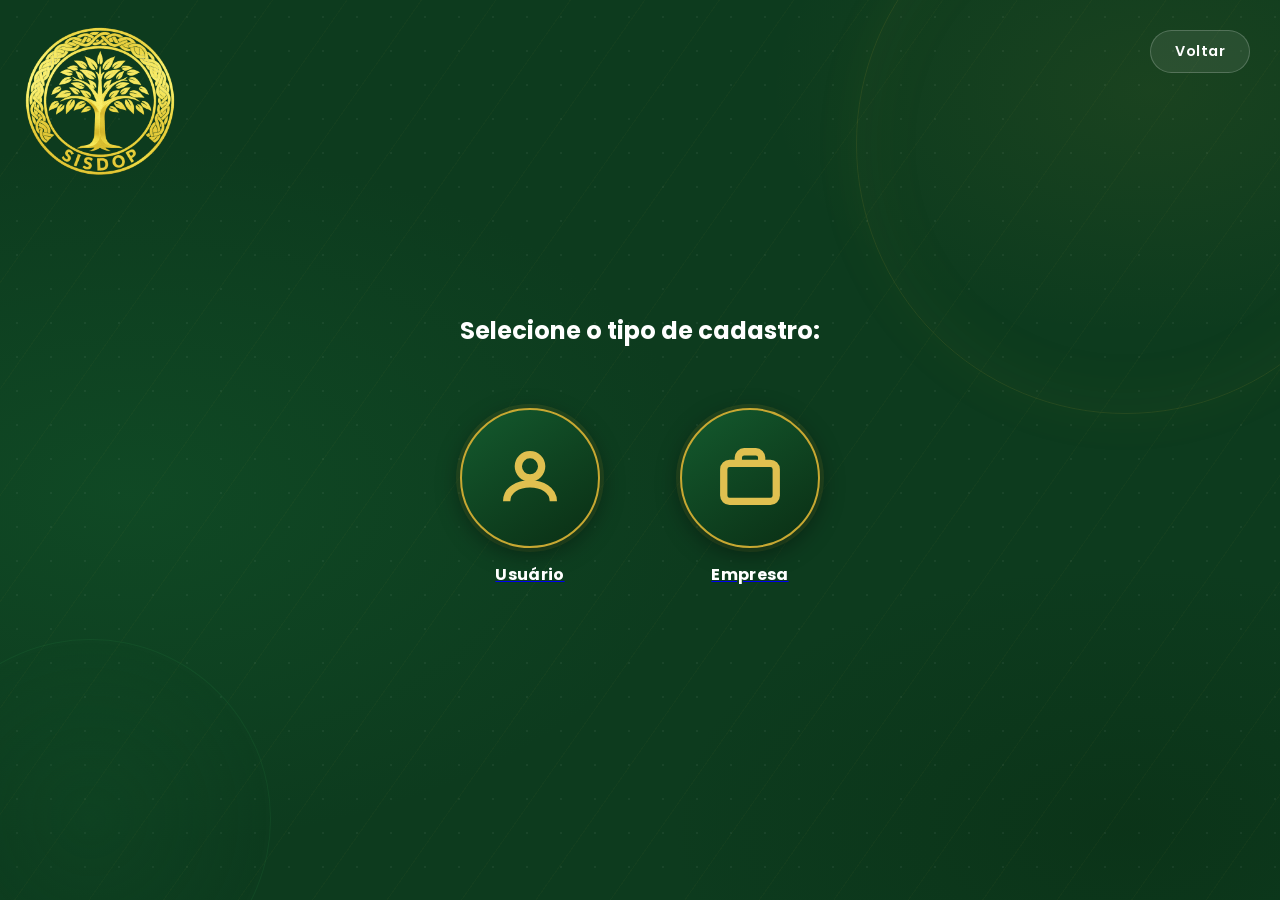
<file: SISDOP-COMPLETO/Sections/seleção.html>
<!DOCTYPE html>
<html lang="pt-BR">
<head>
  <meta charset="UTF-8">
  <meta name="viewport" content="width=device-width, initial-scale=1.0">
  <title>Seleção — SISDOP</title>
  <link rel="stylesheet" href="../StyleSheets/main.css">
  <script src="../Scripts/main.js" defer></script>
</head>
<body>

  <section id="select">
    <img src="../public/assets/Logo Dourada.png" alt="Logo SISDOP" class="logo-main">
    <a href="../index.html"><button class="btn-voltar btn-secondary">Voltar</button></a>

    <div class="select-container">
      <h2>Selecione o tipo de cadastro:</h2>

      <div class="options">

        <a href="cadastro_usuario.html">
          <div class="option">
            <div class="icon">
              <svg viewBox="0 0 24 24">
                <circle cx="12" cy="8" r="4"/>
                <path d="M4 20c0-4 4-6 8-6s8 2 8 6"/>
              </svg>
            </div>
            Usuário
          </div>
        </a>

        <a href="cadastro_empresas.html">
          <div class="option">
            <div class="icon">
              <svg viewBox="0 0 24 24">
                <rect x="3" y="7" width="18" height="13" rx="2" ry="2"/>
                <path d="M8 7V5a2 2 0 0 1 2-2h4a2 2 0 0 1 2 2v2"/>
              </svg>
            </div>
            Empresa
          </div>
        </a>

      </div>
    </div>
  </section>

</body>
</html>
</file>
<file: landing-page/style.css>
*, *::before, *::after {
  box-sizing: border-box;
  margin: 0;
  padding: 0;
}

:root {
  --green-900: #0a2e14;
  --green-800: #14521f;
  --green-700: #1a6b28;
  --green-600: #207a2e;
  --green-500: #2a9c3c;
  --green-400: #3dbf55;
  --green-300: #6dd67e;
  --green-200: #a8edb4;
  --green-100: #d4f5da;
  --green-50:  #edfaf0;
  --gold: #c8a000;
  --gold-light: #f0c820;
  --white: #ffffff;
  --gray-100: #f4f4f2;
  --gray-200: #e2e2de;
  --gray-400: #9a9a95;
  --gray-600: #5a5a56;
  --gray-900: #1a1a18;
}

html {
  scroll-behavior: smooth;
}

body {
  font-family: 'DM Sans', sans-serif;
  background: var(--white);
  color: var(--gray-900);
  overflow-x: hidden;
}

/* ─── NAV ─── */
nav {
  position: fixed;
  top: 0; left: 0; right: 0;
  z-index: 100;
  display: flex;
  align-items: center;
  justify-content: space-between;
  padding: 0 2.5rem;
  height: 64px;
  background: var(--green-900);
  border-bottom: 1px solid rgba(255, 255, 255, 0.08);
}

.nav-brand {
  display: flex;
  align-items: center;
  gap: 10px;
}

.nav-brand img {
  height: 40px;
  border-radius: 50%;
}

.nav-brand span {
  font-family: 'Sora', sans-serif;
  font-weight: 700;
  font-size: 1.15rem;
  color: var(--white);
  letter-spacing: 0.04em;
}

.nav-links {
  display: flex;
  align-items: center;
  gap: 2rem;
}

.nav-links a {
  font-size: 0.88rem;
  color: rgba(255, 255, 255, 0.7);
  text-decoration: none;
  letter-spacing: 0.02em;
  transition: color 0.2s;
}

.nav-links a:hover {
  color: var(--green-300);
}

/* ─── BOTÃO ENTRAR — sempre visível, inclusive no mobile ─── */
#btn-entrar {
  background: var(--green-500);
  color: var(--white);
  padding: 10px 20px;
  border-radius: 6px;
  font-family: 'Sora', sans-serif;
  font-weight: 600;
  font-size: 0.9rem;
  text-decoration: none;
  white-space: nowrap;
  flex-shrink: 0;
  transition: background 0.2s, transform 0.15s;
}

#btn-entrar:hover {
  background: var(--green-400);
  transform: translateY(-1px);
}

/* ─── HERO ─── */
.hero {
  min-height: 100vh;
  background: var(--green-900);
  position: relative;
  display: flex;
  align-items: center;
  overflow: hidden;
  padding-top: 64px;
}

.hero-bg-circle {
  position: absolute;
  border-radius: 50%;
  opacity: 0.06;
  background: var(--green-400);
}

.hero-bg-circle.c1 {
  width: 600px;
  height: 600px;
  top: -200px;
  right: -150px;
}

.hero-bg-circle.c2 {
  width: 300px;
  height: 300px;
  bottom: 50px;
  left: -80px;
}

.hero-inner {
  max-width: 1100px;
  margin: 0 auto;
  padding: 5rem 2.5rem;
  display: grid;
  grid-template-columns: 1fr 1fr;
  gap: 4rem;
  align-items: center;
  position: relative;
  z-index: 1;
}

.hero-tag {
  display: inline-block;
  background: rgba(61, 191, 85, 0.15);
  border: 1px solid rgba(61, 191, 85, 0.35);
  color: var(--green-300);
  font-size: 0.78rem;
  font-weight: 500;
  letter-spacing: 0.1em;
  text-transform: uppercase;
  padding: 5px 14px;
  border-radius: 100px;
  margin-bottom: 1.4rem;
}

.hero h1 {
  font-family: 'Sora', sans-serif;
  font-size: clamp(2.2rem, 4vw, 3.4rem);
  font-weight: 800;
  line-height: 1.1;
  color: var(--white);
  margin-bottom: 1.2rem;
}

.hero h1 em {
  font-style: normal;
  color: var(--green-300);
}

.hero p {
  font-size: 1.05rem;
  line-height: 1.7;
  color: rgba(255, 255, 255, 0.65);
  margin-bottom: 2rem;
  max-width: 440px;
}

.hero-cta {
  display: flex;
  gap: 1rem;
  flex-wrap: wrap;
}

.btn-primary {
  display: inline-block;
  background: var(--green-500);
  color: var(--white);
  font-family: 'Sora', sans-serif;
  font-weight: 600;
  font-size: 0.95rem;
  padding: 13px 30px;
  border-radius: 8px;
  text-decoration: none;
  transition: background 0.2s, transform 0.15s;
}

.btn-primary:hover {
  background: var(--green-400);
  transform: translateY(-1px);
}

.btn-outline {
  display: inline-block;
  background: transparent;
  border: 1px solid rgba(255, 255, 255, 0.3);
  color: rgba(255, 255, 255, 0.8);
  font-family: 'Sora', sans-serif;
  font-weight: 500;
  font-size: 0.95rem;
  padding: 13px 30px;
  border-radius: 8px;
  text-decoration: none;
  transition: border-color 0.2s, color 0.2s;
}

.btn-outline:hover {
  border-color: var(--green-300);
  color: var(--green-300);
}

.hero-logo-wrap {
  display: flex;
  justify-content: center;
  align-items: center;
}

.hero-logo-ring {
  width: 280px;
  height: 280px;
  border-radius: 50%;
  border: 2px solid rgba(61, 191, 85, 0.25);
  display: flex;
  align-items: center;
  justify-content: center;
  position: relative;
  animation: pulse-ring 4s ease-in-out infinite;
}

.hero-logo-ring::before {
  content: '';
  position: absolute;
  inset: -20px;
  border-radius: 50%;
  border: 1px solid rgba(61, 191, 85, 0.1);
}

@keyframes pulse-ring {
  0%, 100% { box-shadow: 0 0 0 0 rgba(61, 191, 85, 0.15); }
  50%       { box-shadow: 0 0 0 20px rgba(61, 191, 85, 0); }
}

.hero-logo-placeholder {
  width: 220px;
  height: 220px;
  border-radius: 50%;
  background: linear-gradient(135deg, var(--green-700), var(--green-900));
  border: 3px solid var(--gold);
  overflow: hidden;
  display: flex;
  align-items: center;
  justify-content: center;
  padding: 0;
  flex-shrink: 0;
}

.hero-logo-placeholder img {
  width: 100%;
  height: 100%;
  object-fit: cover;
  object-position: center;
  border-radius: 50%;
  display: block;
}

/* ─── SECTION WRAPPER ─── */
section {
  padding: 5rem 2.5rem;
}

.section-inner {
  max-width: 1100px;
  margin: 0 auto;
}

.section-label {
  font-size: 0.78rem;
  font-weight: 600;
  letter-spacing: 0.12em;
  text-transform: uppercase;
  color: var(--green-600);
  margin-bottom: 0.6rem;
}

.section-title {
  font-family: 'Sora', sans-serif;
  font-size: clamp(1.8rem, 3vw, 2.6rem);
  font-weight: 800;
  line-height: 1.2;
  color: var(--gray-900);
  margin-bottom: 1rem;
}

.section-sub {
  font-size: 1.05rem;
  color: var(--gray-600);
  line-height: 1.7;
  max-width: 560px;
  margin-bottom: 3rem;
}

/* ─── STATS ─── */
.stats-section {
  background: var(--green-900);
  color: var(--white);
}

.stats-section .section-label { color: var(--green-300); }
.stats-section .section-title { color: var(--white); }
.stats-section .section-sub   { color: rgba(255, 255, 255, 0.6); }

.stats-grid {
  display: grid;
  grid-template-columns: repeat(3, 1fr);
  gap: 1.5rem;
}

.stat-card {
  background: rgba(255, 255, 255, 0.05);
  border: 1px solid rgba(255, 255, 255, 0.08);
  border-radius: 16px;
  padding: 2rem 1.8rem;
  position: relative;
  overflow: hidden;
  transition: transform 0.2s;
}

.stat-card:hover {
  transform: translateY(-3px);
}

.stat-card::before {
  content: '';
  position: absolute;
  top: 0; left: 0; right: 0;
  height: 3px;
  background: var(--green-400);
}

.stat-icon {
  width: 44px;
  height: 44px;
  border-radius: 10px;
  background: rgba(61, 191, 85, 0.15);
  display: flex;
  align-items: center;
  justify-content: center;
  margin-bottom: 1.2rem;
  font-size: 1.4rem;
}

.stat-value {
  font-family: 'Sora', sans-serif;
  font-size: 2.6rem;
  font-weight: 800;
  color: var(--green-300);
  line-height: 1;
  margin-bottom: 0.4rem;
}

.stat-label {
  font-size: 0.9rem;
  color: rgba(255, 255, 255, 0.7);
  line-height: 1.4;
}

.stat-sub {
  font-size: 0.8rem;
  opacity: 0.5;
}

/* ─── BEFORE / AFTER ─── */
.comparison-section {
  background: var(--gray-100);
}

.comparison-grid {
  display: grid;
  grid-template-columns: 1fr 1fr;
  gap: 2rem;
  margin-top: 1rem;
}

.comparison-card {
  border-radius: 20px;
  padding: 2.5rem;
  position: relative;
  overflow: hidden;
}

.comparison-card.before {
  background: var(--white);
  border: 1px solid var(--gray-200);
}

.comparison-card.after {
  background: var(--green-900);
  color: var(--white);
}

.comp-badge {
  display: inline-block;
  font-size: 0.75rem;
  font-weight: 700;
  letter-spacing: 0.1em;
  text-transform: uppercase;
  padding: 4px 14px;
  border-radius: 100px;
  margin-bottom: 1.8rem;
}

.before .comp-badge {
  background: #f5e6e6;
  color: #b03030;
}

.after .comp-badge {
  background: rgba(61, 191, 85, 0.2);
  color: var(--green-300);
}

.comp-title {
  font-family: 'Sora', sans-serif;
  font-size: 1.4rem;
  font-weight: 700;
  margin-bottom: 2rem;
}

.before .comp-title { color: var(--gray-900); }
.after  .comp-title { color: var(--white); }

.comp-item {
  display: flex;
  align-items: flex-start;
  gap: 12px;
  margin-bottom: 1.2rem;
}

.comp-dot {
  width: 22px;
  height: 22px;
  border-radius: 50%;
  display: flex;
  align-items: center;
  justify-content: center;
  flex-shrink: 0;
  margin-top: 1px;
  font-size: 0.8rem;
  font-weight: 700;
}

.before .comp-dot {
  background: #fde8e8;
  color: #b03030;
}

.after .comp-dot {
  background: rgba(61, 191, 85, 0.25);
  color: var(--green-300);
}

.comp-text {
  font-size: 0.95rem;
  line-height: 1.5;
}

.before .comp-text { color: var(--gray-600); }
.after  .comp-text { color: rgba(255, 255, 255, 0.75); }

.comp-metric {
  margin-top: 2rem;
  padding-top: 1.5rem;
  border-top: 1px solid;
}

.before .comp-metric { border-color: var(--gray-200); }
.after  .comp-metric { border-color: rgba(255, 255, 255, 0.1); }

.metric-row {
  display: flex;
  justify-content: space-between;
  align-items: baseline;
  margin-bottom: 1rem;
}

.metric-name {
  font-size: 0.85rem;
}

.before .metric-name { color: var(--gray-600); }
.after  .metric-name { color: rgba(255, 255, 255, 0.6); }

.metric-val {
  font-family: 'Sora', sans-serif;
  font-weight: 700;
  font-size: 1.1rem;
}

.before .metric-val { color: #c03030; }
.after  .metric-val { color: var(--green-300); }

.metric-bar-wrap {
  height: 6px;
  border-radius: 3px;
  margin-bottom: 1.2rem;
  overflow: hidden;
}

.before .metric-bar-wrap { background: #f0d0d0; }
.after  .metric-bar-wrap { background: rgba(61, 191, 85, 0.15); }

.metric-bar {
  height: 100%;
  border-radius: 3px;
}

.before .metric-bar { background: #e05050; }
.after  .metric-bar { background: var(--green-400); }

/* ─── SUMMARY BANNER ─── */
.summary-banner {
  margin-top: 2rem;
  background: var(--green-900);
  border-radius: 16px;
  padding: 2rem 2.5rem;
  display: grid;
  grid-template-columns: repeat(3, 1fr);
  gap: 1.5rem;
  text-align: center;
}

.summary-item + .summary-item {
  border-left: 1px solid rgba(255, 255, 255, 0.1);
}

.summary-pct {
  font-family: 'Sora', sans-serif;
  font-size: 2.2rem;
  font-weight: 800;
  color: var(--green-300);
}

.summary-desc {
  font-size: 0.88rem;
  color: rgba(255, 255, 255, 0.55);
  margin-top: 4px;
}

/* ─── FEATURES ─── */
.features-grid {
  display: grid;
  grid-template-columns: repeat(3, 1fr);
  gap: 1.5rem;
  margin-top: 1rem;
}

.feature-card {
  background: var(--white);
  border: 1px solid var(--gray-200);
  border-radius: 16px;
  padding: 1.8rem;
  transition: box-shadow 0.2s, transform 0.2s;
}

.feature-card:hover {
  box-shadow: 0 8px 30px rgba(0, 0, 0, 0.06);
  transform: translateY(-2px);
}

.feature-icon {
  width: 48px;
  height: 48px;
  border-radius: 12px;
  background: var(--green-50);
  display: flex;
  align-items: center;
  justify-content: center;
  font-size: 1.5rem;
  margin-bottom: 1.2rem;
}

.feature-title {
  font-family: 'Sora', sans-serif;
  font-weight: 700;
  font-size: 1rem;
  color: var(--gray-900);
  margin-bottom: 0.6rem;
}

.feature-desc {
  font-size: 0.9rem;
  color: var(--gray-600);
  line-height: 1.6;
}

/* ─── GALERIA ─── */
#galeria {
  padding: 5rem 1.5rem;
  background: linear-gradient(180deg, #0a2e14 0%, #0d3a1a 100%);
}

#galeria .section-inner {
  max-width: 1100px;
  margin: 0 auto;
}

#galeria .section-label {
  display: inline-block;
  font-size: 0.7rem;
  font-weight: 700;
  letter-spacing: 0.15em;
  text-transform: uppercase;
  color: #c8a000;
  margin-bottom: 0.75rem;
}

#galeria .section-title {
  font-size: clamp(1.8rem, 3vw, 2.6rem);
  font-weight: 800;
  color: #fff;
  margin: 0 0 0.75rem;
  line-height: 1.1;
}

#galeria .section-sub {
  font-size: 1rem;
  color: rgba(255,255,255,0.55);
  max-width: 480px;
  line-height: 1.7;
  margin-bottom: 0;
}

.gallery-grid {
  display: grid;
  grid-template-columns: repeat(3, 1fr);
  grid-template-rows: 240px 240px;
  gap: 0.75rem;
  margin-top: 2.5rem;
}

.gallery-item {
  border-radius: 12px;
  overflow: hidden;
  position: relative;
  background: #1a4d28;
  border: 1px solid rgba(200,160,0,0.15);
  cursor: pointer;
  transition: transform 0.3s ease, box-shadow 0.3s ease;
}

.gallery-item:hover {
  transform: translateY(-4px);
  box-shadow: 0 16px 40px rgba(0,0,0,0.4);
}

.gallery-item.featured {
  grid-column: span 2;
  grid-row: span 2;
}

.gallery-item img {
  width: 100%;
  height: 100%;
  object-fit: cover;
  display: block;
  transition: transform 0.5s ease;
}

.gallery-item:hover img {
  transform: scale(1.05);
}

.gallery-caption {
  position: absolute;
  bottom: 0;
  left: 0;
  right: 0;
  padding: 2rem 1.1rem 1rem;
  background: linear-gradient(
    to top,
    rgba(0,0,0,0.75) 0%,
    rgba(0,0,0,0.3) 60%,
    transparent 100%
  );
  color: #fff;
  font-size: 0.82rem;
  font-weight: 500;
  letter-spacing: 0.01em;
  opacity: 0;
  transform: translateY(6px);
  transition: opacity 0.3s ease, transform 0.3s ease;
}

.gallery-item.featured .gallery-caption {
  font-size: 1rem;
  padding: 3rem 1.4rem 1.3rem;
}

.gallery-item:hover .gallery-caption {
  opacity: 1;
  transform: translateY(0);
}

.gallery-item::after {
  content: '';
  position: absolute;
  inset: 0;
  border-radius: 12px;
  border: 2px solid rgba(200,160,0,0);
  transition: border-color 0.3s ease;
  pointer-events: none;
}

.gallery-item:hover::after {
  border-color: rgba(200,160,0,0.5);
}

.gallery-item .gallery-zoom {
  position: absolute;
  top: 1rem;
  right: 1rem;
  width: 32px;
  height: 32px;
  background: rgba(255,255,255,0.15);
  backdrop-filter: blur(6px);
  border-radius: 50%;
  display: flex;
  align-items: center;
  justify-content: center;
  opacity: 0;
  transition: opacity 0.3s ease;
  font-size: 0.9rem;
}

.gallery-item:hover .gallery-zoom {
  opacity: 1;
}

/* ─── CTA ─── */
.cta-section {
  background: var(--green-800);
  text-align: center;
  padding: 6rem 2.5rem;
}

.cta-section .section-label {
  color: var(--green-300);
  display: block;
  text-align: center;
}

.cta-section .section-title {
  color: var(--white);
  margin-bottom: 1rem;
  text-align: center;
}

.cta-section p {
  color: rgba(255, 255, 255, 0.65);
  text-align: center;
  max-width: 500px;
  margin: 0 auto 2rem;
  font-size: 1.05rem;
  line-height: 1.7;
}

.btn-cta {
  font-size: 1rem;
  padding: 14px 36px;
}

/* ─── FOOTER ─── */
footer {
  background: var(--green-900);
  padding: 2rem 2.5rem;
  border-top: 1px solid rgba(255, 255, 255, 0.06);
}

.footer-inner {
  max-width: 1100px;
  margin: 0 auto;
  display: flex;
  align-items: center;
  justify-content: space-between;
  flex-wrap: wrap;
  gap: 1rem;
}

.footer-brand {
  font-family: 'Sora', sans-serif;
  font-weight: 700;
  font-size: 1rem;
  color: var(--white);
  letter-spacing: 0.04em;
  display: flex;
  align-items: center;
  gap: 8px;
}

.footer-brand img {
  height: 32px;
  width: 32px;
  border-radius: 50%;
  object-fit: cover;
  border: 1px solid var(--gold);
}

.footer-contact {
  display: flex;
  gap: 1.5rem;
  align-items: center;
  flex-wrap: wrap;
  justify-content: center;
}

.footer-link {
  display: flex;
  align-items: center;
  gap: 8px;
  color: rgba(255, 255, 255, 0.6);
  text-decoration: none;
  font-size: 0.88rem;
  transition: color 0.2s;
}

.footer-link:hover {
  color: var(--green-300);
}

.footer-icon {
  display: flex;
  align-items: center;
  justify-content: center;
}

.footer-copy {
  font-size: 0.82rem;
  color: rgba(255, 255, 255, 0.4);
}

/* ─── SCROLL ANIMATION ─── */
.fade-in {
  opacity: 0;
  transform: translateY(20px);
  transition: opacity 0.6s ease, transform 0.6s ease;
}

.fade-in.visible {
  opacity: 1;
  transform: translateY(0);
}

.fade-in:nth-child(2) { transition-delay: 0.1s; }
.fade-in:nth-child(3) { transition-delay: 0.2s; }

/* ─── RESPONSIVE ─── */
@media (max-width: 768px) {
  nav {
    padding: 0 1.2rem;
    gap: 0.5rem;
  }

  /* Esconde os links de navegação, mas o #btn-entrar fica fora e continua visível */
  .nav-links {
    display: none;
  }

  .hero-inner {
    grid-template-columns: 1fr;
    text-align: center;
  }

  .hero-logo-wrap { order: -1; }

  .hero-logo-ring {
    width: 200px;
    height: 200px;
  }

  .hero-logo-placeholder {
    width: 160px;
    height: 160px;
  }

  .hero-cta { justify-content: center; }
  .hero p   { margin: 0 auto 2rem; }

  .stats-grid      { grid-template-columns: 1fr; }
  .comparison-grid { grid-template-columns: 1fr; }
  .features-grid   { grid-template-columns: 1fr; }
  .summary-banner  { grid-template-columns: 1fr; }
  .summary-item + .summary-item {
    border-left: none;
    border-top: 1px solid rgba(255,255,255,0.1);
    padding-top: 1rem;
  }

  .gallery-grid {
    grid-template-columns: 1fr 1fr;
    grid-template-rows: 180px 180px 180px;
  }

  .gallery-item.featured {
    grid-column: span 2;
    grid-row: span 1;
  }

  .footer-inner {
    flex-direction: column;
    align-items: center;
    text-align: center;
  }

  .footer-contact {
    gap: 1.2rem;
  }

  section { padding: 3.5rem 1.2rem; }
}

@media (max-width: 480px) {
  .gallery-grid {
    grid-template-columns: 1fr;
    grid-template-rows: auto;
    gap: 0.5rem;
  }

  .gallery-item,
  .gallery-item.featured {
    grid-column: span 1;
    grid-row: span 1;
    height: 200px;
  }

  .gallery-caption {
    opacity: 1;
    transform: none;
  }

  .footer-contact {
    flex-direction: column;
    gap: 0.9rem;
  }
}
</file>
<file: SISDOP-COMPLETO/StyleSheets/main.css>
@import url('https://fonts.googleapis.com/css2?family=Poppins:wght@400;500;600;700;800&display=swap');

/* ==================== VARIÁVEIS DE DESIGN SISDOP ==================== */
:root {
  --green-deep:    #0a2e14;
  --green-dark:    #0d3b1e;
  --green-mid:     #145a2e;
  --green-primary: #1a7a3c;
  --green-light:   #2e9e52;
  --green-muted:   #80ad83;
  --gold:          #c8a832;
  --gold-light:    #e0c050;
  --white:         #ffffff;
  --white-soft:    rgba(255,255,255,0.85);
  --white-dim:     rgba(255,255,255,0.15);
  --shadow-card:   0 8px 32px rgba(0,0,0,0.35);
  --shadow-btn:    0 4px 16px rgba(0,0,0,0.3);
  --radius-pill:   50px;
  --radius-card:   16px;
}

/* ==================== RESET & BASE ==================== */
* {
  margin: 0;
  padding: 0;
  box-sizing: border-box;
  font-family: 'Poppins', sans-serif;
}

body, html {
  height: 100%;
  width: 100%;
  overflow: hidden;
  background: var(--green-deep);
  padding: 0;
  margin: 0;
  color: var(--white);
}

/* ==================== ANIMAÇÃO INICIAL (SPLASH) ==================== */
.splash {
  position: fixed;
  top: 0;
  left: 0;
  width: 100%;
  height: 100vh;
  background-color: var(--green-deep);
  background-image:
    radial-gradient(circle, rgba(255,255,255,0.04) 1px, transparent 1px),
    radial-gradient(ellipse 70% 60% at 50% 50%, rgba(26,122,60,0.15) 0%, transparent 70%);
  background-size: 34px 34px, auto;
  display: flex;
  justify-content: center;
  align-items: center;
  z-index: 9999;
  transition: opacity 1s ease;
}

.splash.fade-out {
  opacity: 0;
  pointer-events: none;
}

.circle {
  width: 30px;
  height: 30px;
  background-color: #003811;
  border-radius: 50%;
  position: absolute;
  bottom: 40%;
  animation: grow 2s ease-in-out forwards;
}

@keyframes grow {
  0%   { transform: scale(1); }
  40%  { transform: scale(20); }
  100% { transform: scale(100); }
}

.logo {
  position: absolute;
  width: 300px;
  max-width: 80%;
  opacity: 0;
  z-index: 10;
  animation: fadeIn 2s ease-in-out 2s forwards;
  filter: drop-shadow(0 4px 16px rgba(200,168,50,0.3));
}

@keyframes fadeIn {
  from { opacity: 0; transform: scale(0.8); }
  to   { opacity: 1; transform: scale(1); }
}

/* ==================== SEÇÕES ==================== */
section {
  display: flex;
  width: 100%;
  height: 100%;
  justify-content: center;
  align-items: center;
  position: relative;
  overflow: hidden;
}

#login, #select, #user, #company {
  background-color: var(--green-dark);
  background-image:
    repeating-linear-gradient(
      -55deg,
      transparent,
      transparent 60px,
      rgba(200,168,50,0.03) 60px,
      rgba(200,168,50,0.03) 61px
    ),
    radial-gradient(circle, rgba(255,255,255,0.05) 1px, transparent 1px),
    radial-gradient(ellipse 70% 60% at 10% 55%, rgba(26,122,60,0.22) 0%, transparent 65%),
    radial-gradient(ellipse 55% 50% at 90% 10%, rgba(200,168,50,0.07) 0%, transparent 55%),
    radial-gradient(ellipse 55% 45% at 88% 92%, rgba(10,46,20,0.55)  0%, transparent 65%);
  background-size: auto, 34px 34px, auto, auto, auto;
}

#login::before, #select::before, #user::before, #company::before {
  content: '';
  position: absolute;
  width: clamp(280px, 42vw, 580px);
  height: clamp(280px, 42vw, 580px);
  border-radius: 50%;
  border: 1px solid rgba(200,168,50,0.13);
  top: -14%;
  right: -9%;
  pointer-events: none;
  z-index: 0;
  box-shadow:
    inset 0 0 80px rgba(200,168,50,0.05),
    0 0 60px rgba(200,168,50,0.04);
}

#login::after, #select::after, #user::after, #company::after {
  content: '';
  position: absolute;
  width: clamp(180px, 28vw, 400px);
  height: clamp(180px, 28vw, 400px);
  border-radius: 50%;
  border: 1px solid rgba(46,158,82,0.13);
  bottom: -11%;
  left: -7%;
  pointer-events: none;
  z-index: 0;
  background: radial-gradient(circle, rgba(20,90,46,0.2) 0%, transparent 70%);
}

/* ==================== LOGO TOPO ==================== */
.logo-container,
.logo-main {
  position: absolute;
  top: 20px;
  left: 20px;
}

.logo-container img,
.logo-main {
  width: 160px;
  height: auto;
}

#logoTitulo {
  display: block;
  width: 50px;
  height: auto;
  margin-bottom: 20px;
  position: absolute;
  top: 10px;
  left: 10px;
}

@media (min-width: 600px) { #logoTitulo { display: none; } }
@media (max-width: 600px) { .logo-container { display: none; } }

/* ==================== BOTÃO VOLTAR ==================== */
.btn-voltar {
  position: absolute;
  top: 30px;
  right: 30px;
  background-color: transparent;
  color: var(--white);
  border: 2px solid var(--gold);
  padding: 8px 22px;
  border-radius: var(--radius-pill);
  cursor: pointer;
  font-size: 0.88rem;
  font-weight: 600;
  letter-spacing: 0.03em;
  transition: background-color 0.25s, color 0.25s;
  box-shadow: var(--shadow-btn);
}

.btn-voltar:hover {
  background-color: var(--gold);
  color: var(--green-deep);
}

/* ==================== CARD DE LOGIN ==================== */
.login-container {
  text-align: center;
  background: rgba(255,255,255,0.04);
  backdrop-filter: blur(16px);
  -webkit-backdrop-filter: blur(16px);
  border: 1px solid var(--white-dim);
  padding: clamp(28px, 4vh, 56px) clamp(24px, 4vw, 60px);
  border-radius: var(--radius-card);
  box-shadow: var(--shadow-card);
  width: clamp(300px, 38vw, 520px);
  max-height: 92vh;
  overflow-y: auto;
  opacity: 0;
  transform: translateY(24px);
  transition: opacity 1s ease, transform 1s ease;
}

.login-container.show {
  opacity: 1;
  transform: translateY(0);
}

.login-container h1 {
  color: var(--white);
  font-size: 1.9rem;
  font-weight: 800;
  margin-bottom: 4px;
  letter-spacing: -0.02em;
}

.login-container p.subtitle {
  color: rgba(255,255,255,0.55);
  margin-bottom: 30px;
  font-size: 0.92rem;
}

/* ==================== INPUTS ==================== */
.input-field {
  display: flex;
  flex-direction: column;
  margin-bottom: 15px;
  text-align: left;
}

.input-field label {
  color: var(--gold-light);
  font-weight: 600;
  font-size: 0.85rem;
  margin-bottom: 6px;
  letter-spacing: 0.04em;
  text-transform: uppercase;
}

.input-field input,
.password-wrapper input {
  padding: 11px 16px;
  border-radius: var(--radius-pill);
  border: 1px solid rgba(255,255,255,0.2);
  background: rgba(255,255,255,0.07);
  color: var(--white);
  outline: none;
  transition: border-color 0.25s, box-shadow 0.25s;
  width: 100%;
  font-size: 0.95rem;
}

.input-field input::placeholder,
.password-wrapper input::placeholder {
  color: rgba(255,255,255,0.35);
}

.input-field input:focus {
  border-color: var(--gold);
  box-shadow: 0 0 0 3px rgba(200,168,50,0.2);
}

.password-wrapper {
  position: relative;
  display: flex;
  align-items: center;
}

.password-wrapper input { padding-right: 45px; }

.toggle-password {
  position: absolute;
  right: 15px;
  cursor: pointer;
  color: rgba(255,255,255,0.45);
  display: flex;
  align-items: center;
  justify-content: center;
  transition: color 0.2s;
}

.toggle-password:hover { color: var(--gold-light); }

/* ==================== BOTÃO LOGIN ==================== */
.btn-login {
  background-color: var(--green-light);
  color: var(--white);
  border: none;
  width: 100%;
  padding: 13px;
  border-radius: var(--radius-pill);
  cursor: pointer;
  font-size: 1rem;
  font-weight: 700;
  letter-spacing: 0.02em;
  transition: background-color 0.25s, transform 0.15s;
  box-shadow: 0 4px 20px rgba(26,122,60,0.5);
}

.btn-login:hover {
  background-color: var(--green-primary);
  transform: translateY(-2px);
}

/* ==================== DIVISOR ==================== */
.divider {
  display: flex;
  align-items: center;
  text-align: center;
  color: rgba(255,255,255,0.35);
  font-size: 0.82rem;
  margin: 22px 0;
}

.divider::before,
.divider::after {
  content: '';
  flex: 1;
  border-bottom: 1px solid rgba(255,255,255,0.15);
}

.divider:not(:empty)::before { margin-right: .75em; }
.divider:not(:empty)::after  { margin-left: .75em; }

/* ==================== BOTÃO GOOGLE ==================== */
.btn-google {
  display: flex;
  align-items: center;
  justify-content: center;
  gap: 10px;
  border: 1px solid rgba(255,255,255,0.2);
  background: rgba(255,255,255,0.06);
  color: var(--white);
  border-radius: var(--radius-pill);
  padding: 11px;
  cursor: pointer;
  width: 100%;
  font-weight: 500;
  font-size: 0.92rem;
  box-shadow: 0 2px 8px rgba(0,0,0,0.2);
  transition: background 0.25s;
}

.btn-google img { width: 20px; height: 20px; }
.btn-google:hover { background: rgba(255,255,255,0.12); }

/* ==================== LINK CADASTRO ==================== */
.register-link {
  margin-top: 20px;
  font-size: 0.88rem;
  color: rgba(255,255,255,0.5);
}

.register-link a {
  color: var(--gold-light);
  text-decoration: none;
  font-weight: 600;
}

.register-link a:hover { text-decoration: underline; }

/* ==================== TELA DE SELEÇÃO ==================== */
.select-container { text-align: center; }

.options {
  display: flex;
  justify-content: center;
  gap: 80px;
  margin-top: 60px;
  flex-wrap: wrap;
}

.option {
  display: flex;
  flex-direction: column;
  align-items: center;
  text-decoration: none;
  color: var(--white);
  font-weight: 700;
  font-size: 1rem;
  letter-spacing: 0.02em;
  transition: transform 0.2s;
  cursor: pointer;
}

.option:hover { transform: scale(1.06); }

.icon {
  background: linear-gradient(145deg, var(--green-mid), var(--green-deep));
  border: 2px solid var(--gold);
  border-radius: 50%;
  width: 140px;
  height: 140px;
  display: flex;
  align-items: center;
  justify-content: center;
  margin-bottom: 14px;
  box-shadow: 0 6px 24px rgba(0,0,0,0.4), 0 0 0 4px rgba(200,168,50,0.12);
}

.option .icon svg {
  height: 70px;
  stroke: var(--gold-light);
  stroke-width: 2.5;
  fill: none;
}

/* ==================== FORMULÁRIOS DE CADASTRO ==================== */
.cadastro-form {
  height: 100dvh;
  padding: 100px 0px;
  display: flex;
  flex-direction: column;
  align-items: center;
  justify-content: center;
}

.titulo-cadastro {
  margin-bottom: 40px;
  margin-top: 40px;
  text-align: center;
  color: var(--white);
}

.titulo-cadastro h2 {
  font-size: 1.8rem;
  font-weight: 800;
  letter-spacing: -0.02em;
}

.titulo-cadastro p {
  color: rgba(255,255,255,0.5);
  font-size: 0.92rem;
  margin-top: 4px;
}

form {
  display: flex;
  flex-direction: row;
  flex-wrap: wrap;
  align-items: center;
  justify-content: center;
  gap: 10px;
  overflow-y: auto;
  width: 100%;
  padding: 10px;
  max-width: 800px;
}

form > div {
  display: flex;
  flex-direction: column;
  width: 100%;
  max-width: 320px;
  min-width: 300px;
}

#areaAtuacao {
  width: 100%;
  max-width: 100%;
  min-width: 100%;
}

.password-field-group {
  display: flex;
  flex-direction: column;
}

form label {
  text-align: left;
  font-weight: 600;
  font-size: 0.82rem;
  letter-spacing: 0.04em;
  text-transform: uppercase;
  color: var(--gold-light);
  margin-bottom: 6px;
}

form .password-wrapper input,
form div > input,
form div > select,
form div > textarea {
  width: 100%;
  padding: 11px 16px;
  border: 1px solid rgba(255,255,255,0.2);
  border-radius: var(--radius-pill);
  font-size: 0.93rem;
  background-color: rgba(255,255,255,0.07);
  color: var(--white);
  outline: none;
  transition: border-color 0.25s, box-shadow 0.25s;
}

form div > textarea {
  border-radius: 12px;
  resize: vertical;
}

form .password-wrapper input::placeholder,
form div > input::placeholder {
  color: rgba(255,255,255,0.3);
}

form .password-wrapper input:focus,
form div > input:focus,
form div > select:focus {
  border-color: var(--gold);
  box-shadow: 0 0 0 3px rgba(200,168,50,0.2);
}

form div > select option {
  background-color: var(--green-dark);
  color: var(--white);
}

form button {
  background-color: var(--green-light);
  width: 100%;
  color: var(--white);
  border: none;
  padding: 13px 40px;
  font-size: 1rem;
  font-weight: 700;
  letter-spacing: 0.02em;
  border-radius: var(--radius-pill);
  cursor: pointer;
  box-shadow: 0 4px 20px rgba(26,122,60,0.5);
  transition: background-color 0.2s, transform 0.15s;
  margin-top: 20px;
}

form button:hover {
  background-color: var(--green-primary);
  transform: translateY(-2px);
}

/* ==================== BOTÕES PRIMÁRIO / SECUNDÁRIO ==================== */
.btn-primary {
  background-color: var(--green-light) !important;
  color: var(--white) !important;
  border: none !important;
  padding: 10px 24px !important;
  border-radius: var(--radius-pill) !important;
  cursor: pointer !important;
  font-size: 0.9rem !important;
  font-weight: 700 !important;
  box-shadow: 0 4px 20px rgba(26,122,60,0.4) !important;
  transition: background-color 0.2s, transform 0.15s !important;
  margin-top: 0 !important;
  width: auto !important;
}

.btn-primary:hover {
  background-color: var(--green-primary) !important;
  transform: translateY(-2px) !important;
}

.btn-secondary {
  background-color: rgba(255,255,255,0.08) !important;
  color: var(--white) !important;
  border: 1px solid rgba(255,255,255,0.2) !important;
  padding: 10px 24px !important;
  border-radius: var(--radius-pill) !important;
  cursor: pointer !important;
  font-size: 0.9rem !important;
  font-weight: 600 !important;
  box-shadow: none !important;
  transition: background-color 0.2s !important;
  margin-top: 0 !important;
  width: auto !important;
}

.btn-secondary:hover {
  background-color: rgba(255,255,255,0.16) !important;
}

.btn-danger {
  background-color: #e53935 !important;
  color: var(--white) !important;
  border: none !important;
}

.btn-danger:hover {
  background-color: #c62828 !important;
}

/* ==================== MENU / DASHBOARD ==================== */
.title-container {
  display: flex;
  align-items: center;
  justify-content: space-between;
  margin-bottom: 20px;
}

.menu-container {
  display: flex;
  width: 100%;
  height: 100%;
  flex-direction: row;
}

/* ==================== SIDEBAR & TOGGLE ==================== */
.sidebar {
  overflow: hidden;
  width: 190px;
  min-width: 190px;
  background-color: var(--green-deep);
  border-right: 1px solid rgba(255,255,255,0.08);
  display: flex;
  flex-direction: column;
  align-items: flex-start;
  padding: 24px 12px;
  transition: width 0.3s ease, min-width 0.3s ease, padding 0.3s ease;
}

.sidebar a {
  text-decoration: none;
  color: rgba(255,255,255,0.65);
  font-weight: 600;
  font-size: 0.88rem;
  margin: 6px 0;
  width: 100%;
  text-align: left;
  padding: 10px 14px;
  border-radius: 10px;
  transition: background-color 0.2s, color 0.2s;
  cursor: pointer;
  letter-spacing: 0.01em;
  white-space: nowrap;
  overflow: hidden;
  display: flex;
  align-items: center;
  gap: 8px;
}

.sidebar a:hover {
  background-color: var(--green-mid);
  color: var(--white);
}

.sidebar a.active {
  background: linear-gradient(135deg, var(--green-primary), var(--green-mid));
  color: var(--white);
  box-shadow: 0 4px 12px rgba(26,122,60,0.4);
}

/* Ícone hambúrguer */
.hamburger {
  font-size: 1.1rem;
  flex-shrink: 0;
  line-height: 1;
}

/* Ícone de cada item da sidebar */
.sidebar-icon {
  flex-shrink: 0;
  font-size: 1rem;
  width: 20px;
  text-align: center;
  display: none; /* oculto quando expandido */
}

/* Label de texto dos itens da sidebar */
.sidebar-label {
  transition: opacity 0.2s ease, width 0.2s ease;
  opacity: 1;
}

/* Estado colapsado */
.sidebar.collapsed {
  width: 52px;
  min-width: 52px;
  padding: 24px 6px;
}

.sidebar.collapsed .sidebar-label {
  opacity: 0;
  width: 0;
  overflow: hidden;
  pointer-events: none;
}

.sidebar.collapsed .sidebar-icon {
  display: block;
}

.sidebar.collapsed a {
  justify-content: center;
  padding: 10px 0;
  gap: 0;
}

/* No estado expandido, esconde o ícone e mostra o hambúrguer só no btn-menu */
.sidebar:not(.collapsed) .sidebar-icon { display: none; }
.sidebar:not(.collapsed) #btn-menu .hamburger { display: inline; }

/* ==================== MAIN ==================== */
.main {
  flex: 1;
  background-color: var(--green-dark);
  background-image:
    repeating-linear-gradient(
      -55deg,
      transparent,
      transparent 60px,
      rgba(200,168,50,0.03) 60px,
      rgba(200,168,50,0.03) 61px
    ),
    radial-gradient(circle, rgba(255,255,255,0.045) 1px, transparent 1px),
    radial-gradient(ellipse 60% 55% at 15% 50%, rgba(26,122,60,0.2) 0%, transparent 65%),
    radial-gradient(ellipse 50% 45% at 85% 85%, rgba(10,46,20,0.5)  0%, transparent 65%);
  background-size: auto, 34px 34px, auto, auto;
  position: relative;
  display: flex;
  justify-content: center;
  align-items: center;
  overflow: hidden;
}

.main::before {
  content: '';
  position: absolute;
  width: clamp(300px, 38vw, 500px);
  height: clamp(300px, 38vw, 500px);
  border-radius: 50%;
  border: 1.5px solid rgba(200,168,50,0.16);
  top: 50%;
  right: 5%;
  transform: translateY(-50%);
  pointer-events: none;
  box-shadow: inset 0 0 60px rgba(200,168,50,0.05);
}

.main::after {
  content: '';
  position: absolute;
  width: clamp(200px, 26vw, 340px);
  height: clamp(200px, 26vw, 340px);
  border-radius: 50%;
  background: radial-gradient(circle, rgba(26,122,60,0.25) 0%, transparent 70%);
  border: 1px solid rgba(46,158,82,0.12);
  top: 50%;
  right: 9%;
  transform: translateY(-50%);
  pointer-events: none;
}

.main-bg-logo {
  width: 460px;
  max-width: 80%;
  height: auto;
  opacity: 0.08;
  z-index: 0;
  filter: brightness(2);
}

/* ==================== CONTEÚDO DO DASHBOARD ==================== */
.menu-content {
  display: none;
  position: absolute;
  top: 0;
  left: 0;
  padding: 2rem;
  animation: fadeInContent 0.4s ease;
  width: 100%;
  height: 100%;
  overflow-y: auto;
  color: var(--white);
  z-index: 2;
}

.menu-content.active { display: block; }

.menu-content h2 {
  margin-bottom: 1.5rem;
  font-size: 1.5rem;
  font-weight: 800;
  letter-spacing: -0.02em;
  border-bottom: 2px solid var(--gold);
  padding-bottom: 0.6rem;
  color: var(--white);
}

/* Controles de seção (botão Adicionar) */
.ongs-controls,
.usuarios-controls,
.acoes-controls {
  margin-bottom: 1.5rem;
}

/* ==================== FORM MODAL (ONGs / Usuários) ==================== */
.form-modal {
  background: rgba(255,255,255,0.04);
  border: 1px solid rgba(200,168,50,0.25);
  border-radius: var(--radius-card);
  padding: 1.5rem 2rem;
  margin-bottom: 2rem;
  backdrop-filter: blur(8px);
}

.form-modal h3 {
  color: var(--gold-light);
  font-size: 1rem;
  font-weight: 700;
  margin-bottom: 1rem;
}

.form-modal form {
  display: flex;
  flex-direction: row;
  flex-wrap: wrap;
  gap: 12px;
  align-items: flex-end;
  justify-content: flex-start;
  padding: 0;
  max-width: 100%;
}

.form-modal form > div {
  display: flex;
  flex-direction: column;
  min-width: 180px;
  max-width: 260px;
  flex: 1;
}

.form-modal form button {
  margin-top: 0;
  padding: 11px 24px;
  width: auto;
  flex-shrink: 0;
}

/* ==================== DASHBOARD CARDS ==================== */
.dashboard {
  display: grid;
  grid-template-columns: repeat(auto-fill, minmax(280px, 1fr));
  gap: 1.5rem;
}

.card {
  background: rgba(255,255,255,0.04);
  border: 1px solid rgba(255,255,255,0.1);
  border-radius: var(--radius-card);
  padding: 1.5rem;
  box-shadow: var(--shadow-card);
  transition: transform 0.2s, border-color 0.2s;
  backdrop-filter: blur(8px);
}

.card:hover {
  transform: translateY(-5px);
  border-color: rgba(200,168,50,0.35);
}

.card h3 {
  margin-top: 0;
  color: var(--white);
  font-size: 1.05rem;
  font-weight: 700;
}

.card p {
  color: rgba(255,255,255,0.55);
  font-size: 0.88rem;
  margin-top: 6px;
}

.card-actions {
  margin-top: 1rem;
  display: flex;
  gap: 10px;
  flex-wrap: wrap;
}

.card-actions button {
  padding: 7px 14px;
  border: none;
  border-radius: 8px;
  cursor: pointer;
  color: white;
  font-weight: 600;
  font-size: 0.82rem;
  transition: opacity 0.2s, transform 0.15s;
}

.card-actions button:hover {
  opacity: 0.85;
  transform: translateY(-1px);
}

.btn-edit   { background-color: #2196F3; }
.btn-delete { background-color: #e53935; }

@keyframes fadeInContent {
  from { opacity: 0; transform: translateY(12px); }
  to   { opacity: 1; transform: translateY(0); }
}

/* ==================== FORMULÁRIO INLINE PRODUTOS ==================== */
.produtos-form-inline {
  background: rgba(255,255,255,0.04);
  border: 1px solid rgba(200,168,50,0.25);
  border-radius: var(--radius-card);
  padding: 1.5rem 2rem;
  margin-bottom: 2rem;
  backdrop-filter: blur(8px);
}

.produtos-form-inline h3 {
  color: var(--gold-light);
  font-size: 1rem;
  font-weight: 700;
  margin-bottom: 1rem;
  letter-spacing: 0.02em;
}

.produtos-form-inline form {
  display: flex;
  flex-direction: row;
  flex-wrap: wrap;
  gap: 12px;
  align-items: flex-end;
  justify-content: flex-start;
  padding: 0;
  max-width: 100%;
}

.produtos-form-inline form > div {
  display: flex;
  flex-direction: column;
  min-width: 180px;
  max-width: 240px;
  flex: 1;
}

.produtos-form-inline form button {
  margin-top: 0;
  padding: 11px 24px;
  width: auto;
  flex-shrink: 0;
}

/* ==================== CONSULTA ==================== */
.consulta-form {
  display: flex;
  flex-wrap: wrap;
  gap: 12px;
  align-items: center;
  margin-bottom: 1.5rem;
  padding: 0;
  max-width: 100%;
}

.consulta-form input,
.consulta-form select {
  padding: 10px 16px;
  border-radius: var(--radius-pill);
  border: 1px solid rgba(255,255,255,0.2);
  background: rgba(255,255,255,0.07);
  color: var(--white);
  outline: none;
  font-size: 0.9rem;
  transition: border-color 0.25s;
}

.consulta-form input { flex: 1; min-width: 200px; }
.consulta-form select { min-width: 160px; }

.consulta-form input:focus,
.consulta-form select:focus {
  border-color: var(--gold);
  box-shadow: 0 0 0 3px rgba(200,168,50,0.2);
}

.consulta-form select option {
  background-color: var(--green-dark);
  color: var(--white);
}

/* ==================== SCROLLBAR CUSTOMIZADA ==================== */
::-webkit-scrollbar { width: 6px; }
::-webkit-scrollbar-track { background: transparent; }
::-webkit-scrollbar-thumb {
  background: rgba(200,168,50,0.3);
  border-radius: 99px;
}
::-webkit-scrollbar-thumb:hover { background: var(--gold); }

/* ==================== RESPONSIVIDADE ==================== */
@media (max-width: 1024px) {
  .login-container { width: clamp(290px, 60vw, 440px); padding: 32px 28px; }
  .options { gap: 50px; }
}

@media (max-width: 768px) {
  .btn-voltar { top: 20px; right: 20px; font-size: 0.8rem; padding: 6px 16px; }
  .login-container { width: clamp(270px, 78vw, 380px); padding: 26px 22px; }
  .option .icon { width: 120px; height: 120px; }
  .icon svg { width: 60px; height: 60px; }
  .sidebar { width: 155px; min-width: 155px; }
  .sidebar.collapsed { width: 52px; min-width: 52px; }
  .form-modal form,
  .produtos-form-inline form { flex-direction: column; }
  .form-modal form > div,
  .produtos-form-inline form > div { max-width: 100%; }
}

@media (max-width: 600px) {
  body, html { overflow-y: auto; }
  .login-container { width: 92%; padding: 26px 20px; }
  .options { flex-direction: column; gap: 40px; margin-top: 40px; }
  .logo-container img, .logo-main { width: 70px; }
  .menu-container { flex-direction: column; }
  .sidebar {
    overflow: auto;
    width: 100% !important;
    min-width: 100% !important;
    flex-direction: row;
    justify-content: space-around;
    border-right: none;
    border-bottom: 1px solid rgba(255,255,255,0.08);
    padding: 10px 8px;
    transition: none;
  }
  .sidebar.collapsed {
    width: 100% !important;
    min-width: 100% !important;
  }
  .sidebar a {
    margin: 4px 0;
    text-align: center;
    padding: 6px 10px;
    font-size: 0.78rem;
    justify-content: center;
  }
  .sidebar .sidebar-label {
    opacity: 1 !important;
    pointer-events: auto !important;
  }
  .hamburger { display: none; }
  .main img { width: 280px; }
  .main::before, .main::after { display: none; }
  .menu-content { padding: 1.2rem; }
  .dashboard { grid-template-columns: 1fr; }
  .produtos-form-inline { padding: 1.2rem; }
  .consulta-form { flex-direction: column; }
  .consulta-form input,
  .consulta-form select { width: 100%; }
}

@media (max-width: 400px) {
  .login-container h1 { font-size: 1.45rem; }
  .btn-login { font-size: 0.9rem; }
  .icon { width: 100px; height: 100px; }
  .icon svg { width: 50px; height: 50px; }
}
</file>
